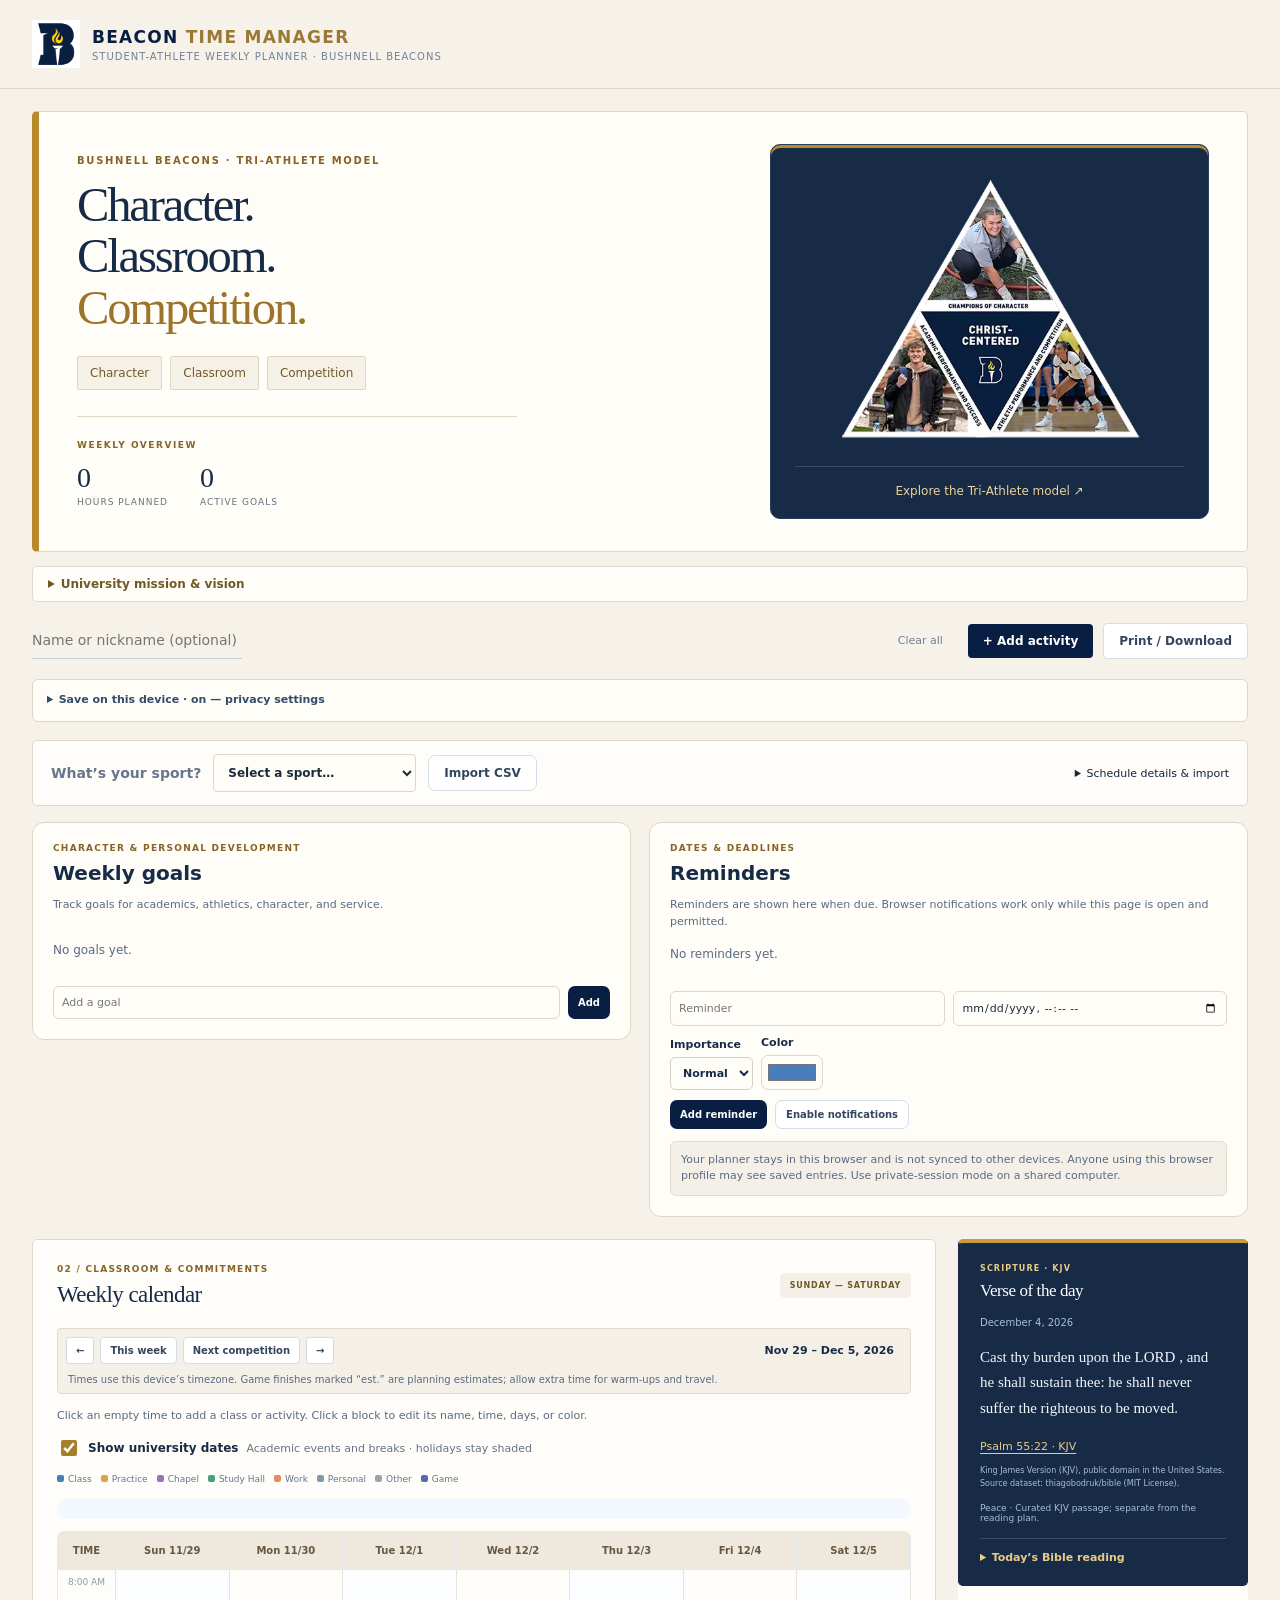
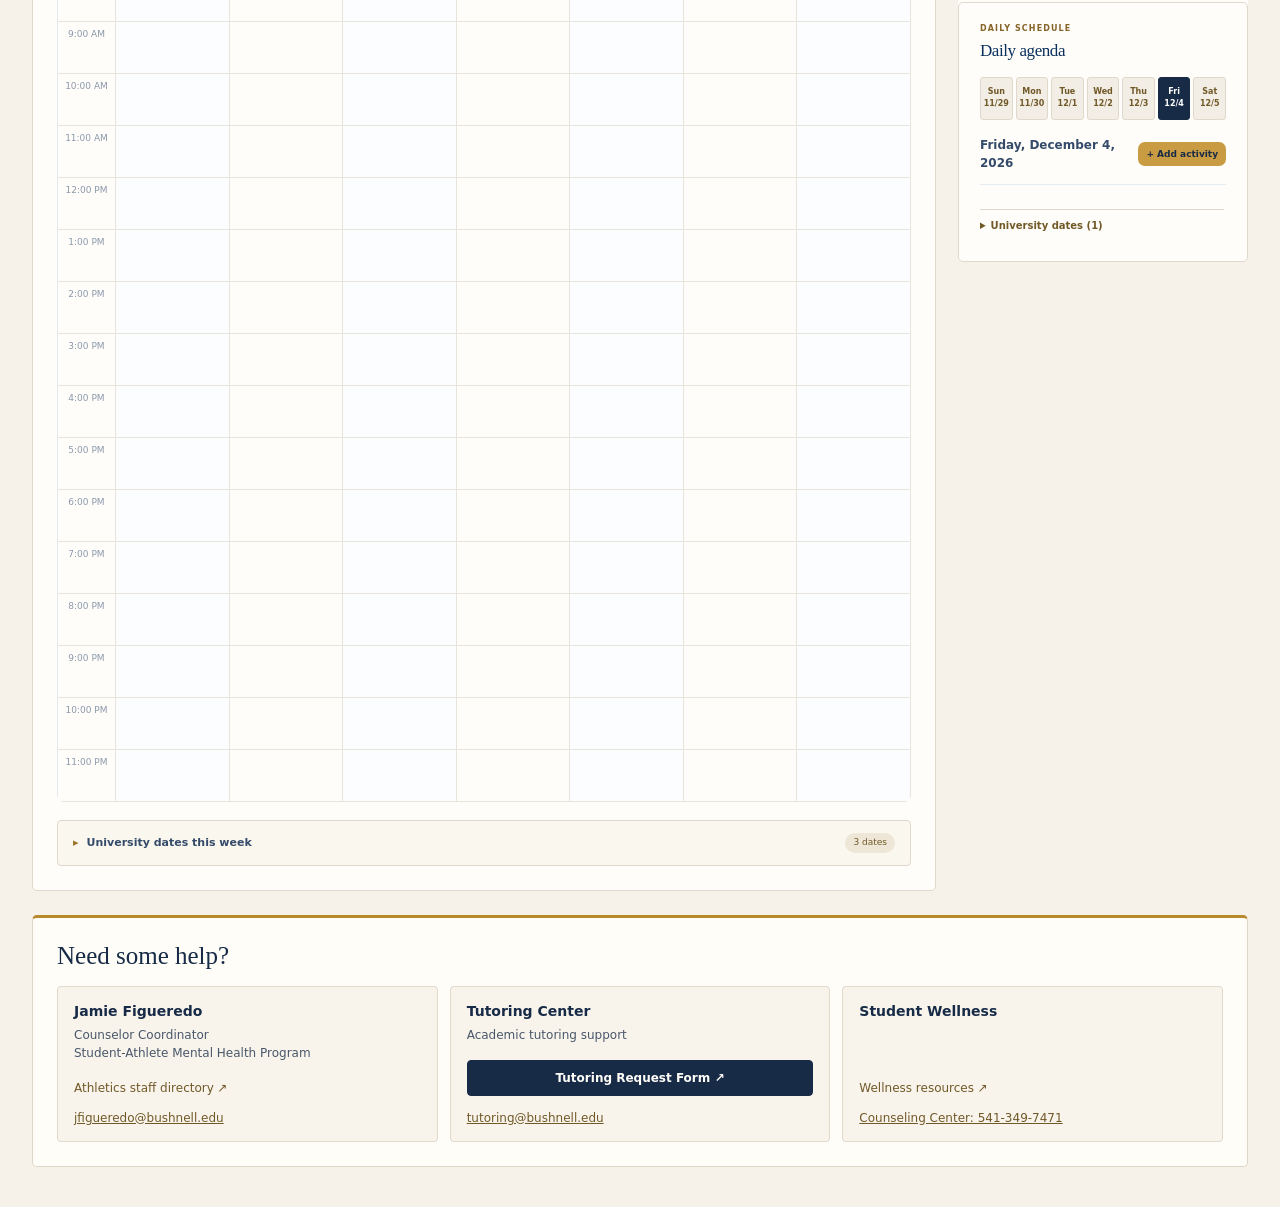
<file: beacon-planner/index.html>
<!doctype html><html lang="en"><head><meta charset="utf-8"><meta name="viewport" content="width=device-width,initial-scale=1"><title>Beacon | Student-Athlete Planner</title><style>
:root{--navy:#081e42;--gold:#f6c642;--sky:#87c5f4;--bg:#f0f7fc;--line:#d2e3f1;--text:#10284a}*{box-sizing:border-box}body{margin:0;font:14px system-ui,-apple-system,Segoe UI,sans-serif;background:var(--bg);color:var(--text)}header{background:var(--navy);color:white;padding:19px 26px;display:flex;align-items:center;justify-content:space-between;gap:12px;flex-wrap:wrap}header h1{font-size:23px;margin:0}header small{color:#dce7f5}button,.button{border:0;border-radius:8px;background:var(--navy);color:white;padding:10px 14px;cursor:pointer;font-weight:650}button:hover{filter:brightness(1.13)}button.secondary{background:white;color:var(--navy);border:1px solid #cdd7e3}button.gold{background:var(--gold);color:#172942}.wrap{max-width:1450px;margin:auto;padding:20px}.toolbar{display:flex;gap:9px;flex-wrap:wrap;align-items:center;margin-bottom:15px}.toolbar .spacer{flex:1}.panel{background:white;border:1px solid var(--line);border-radius:12px;padding:17px;box-shadow:0 3px 14px #18304c0b}.layout{display:grid;grid-template-columns:minmax(0,1fr) 290px;gap:16px}h2{font-size:17px;margin:0 0 12px}h3{font-size:14px;margin:16px 0 8px}.sub{color:#627186;font-size:12px}.calendar-wrap{overflow-x:auto}.calendar{display:grid;grid-template-columns:65px repeat(7,minmax(105px,1fr));min-width:830px;border-top:1px solid var(--line);border-left:1px solid var(--line);position:relative}.dayhead,.timehead{height:38px;background:#dceefd;display:flex;align-items:center;justify-content:center;font-weight:700;border-right:1px solid var(--line);border-bottom:1px solid var(--line)}.timecell{height:52px;font-size:11px;text-align:center;padding-top:5px;color:#63728a;border-right:1px solid var(--line);border-bottom:1px solid var(--line)}.slot{height:52px;position:relative;border-right:1px solid var(--line);border-bottom:1px solid var(--line);cursor:pointer}.slot:hover{background:#e1f2ff}.event{position:absolute;left:2px;right:2px;top:2px;border-radius:5px;padding:4px 5px;overflow:hidden;z-index:2;border-left:3px solid #34495e;font-size:11px;line-height:1.3;cursor:pointer;box-shadow:0 1px 4px #0002}.event strong{display:block;white-space:nowrap;overflow:hidden;text-overflow:ellipsis}.event span{font-size:10px}.legend{display:flex;gap:12px;flex-wrap:wrap;margin:12px 0}.dot{display:inline-block;width:10px;height:10px;border-radius:3px;margin-right:5px}.metric{display:flex;justify-content:space-between;padding:7px 0;border-bottom:1px solid #eef1f5}.bar{height:8px;background:#e8edf4;border-radius:9px;overflow:hidden;margin-top:4px}.bar>div{height:100%}.goal{display:flex;gap:8px;align-items:center;margin:9px 0}.goal label{flex:1}.goal.done label{text-decoration:line-through;color:#8894a3}.goal button{padding:3px 8px;background:#e8eef5;color:#26364d}.entry{display:flex;gap:7px;margin-top:10px}.entry input{min-width:0;flex:1}input,select,textarea{border:1px solid #cbd5e1;border-radius:7px;padding:9px;background:white;color:#1c2b3b;font:inherit}input[type=checkbox]{width:16px;height:16px}.hint{background:#f7f0df;border-radius:8px;padding:10px;color:#6a5223;font-size:12px;margin-top:10px}.modal{position:fixed;inset:0;background:#10213999;display:none;align-items:center;justify-content:center;z-index:20;padding:15px}.modal.show{display:flex}.dialog{background:white;border-radius:14px;padding:22px;width:min(490px,100%);max-height:92vh;overflow:auto}.fields{display:grid;grid-template-columns:1fr 1fr;gap:10px}.fields label{display:flex;flex-direction:column;gap:4px;font-weight:600;font-size:12px}.fields .full{grid-column:1/-1}.days{display:flex;gap:6px;flex-wrap:wrap}.days label{background:#edf2f7;padding:7px;border-radius:6px;font-size:12px}.actions{display:flex;gap:8px;justify-content:flex-end;margin-top:17px}.error{color:#b42318;font-size:12px;min-height:16px}.notice{margin:10px 0;font-size:12px;color:#8a5b0b}.sidebar section+section{border-top:1px solid var(--line);margin-top:17px;padding-top:17px}@media(max-width:1000px){.layout{grid-template-columns:1fr}.sidebar{display:grid;grid-template-columns:repeat(auto-fit,minmax(250px,1fr));gap:16px}.sidebar section+section{border:0;margin:0;padding:0}}@media print{@page{size:landscape;margin:7mm}body{background:white;font-size:10px}header{padding:7px 12px;print-color-adjust:exact;-webkit-print-color-adjust:exact}header h1{font-size:16px}.wrap{padding:5px}.toolbar,.sidebar,.notice,.hint,.sub,.no-print{display:none!important}.layout{display:block}.panel{border:0;padding:0;box-shadow:none}.calendar{min-width:0;grid-template-columns:45px repeat(7,minmax(0,1fr))}.dayhead,.timehead{height:24px}.timecell,.slot{height:31px}.timecell{font-size:8px}.event{font-size:8px;padding:1px 3px;print-color-adjust:exact;-webkit-print-color-adjust:exact}.event span{font-size:7px}.legend{font-size:9px;margin:5px 0}h2{font-size:12px;margin:5px 0}}
header{border-bottom:4px solid var(--sky)}.brand{display:flex;align-items:center;gap:14px}.brand-logo{height:62px;width:62px;object-fit:contain;background:white;border-radius:12px;padding:5px}header small{color:#cce8ff}button.gold{background:var(--gold);color:var(--navy)}.panel{border-top:3px solid var(--sky)}@media print{.brand-logo{height:34px;width:34px;padding:2px}.panel{border-top:0}}

.sport-panel{background:#fff;border:1px solid var(--line);border-radius:12px;padding:14px 17px;margin-bottom:15px;display:flex;align-items:center;gap:10px;flex-wrap:wrap}.sport-panel label{font-weight:700}.sport-panel .detail{font-size:12px;color:#52657c;flex-basis:100%}.sport-panel a{color:var(--navy);font-weight:650}.sport-panel input[type=file]{max-width:240px}.sport-panel .status{font-size:12px;color:#315f50}.sport-panel select{max-width:245px}.official-list{font-size:12px;color:#52657c;margin-top:6px}@media print{.sport-panel{display:none!important}}

/* Refreshed Beacon dashboard */
body{background:linear-gradient(135deg,#e8f4fd 0%,#f7faff 55%,#f5f8fc 100%)}header{padding:21px max(24px,calc((100vw - 1450px)/2));box-shadow:0 8px 28px #071c3a24}header h1{font-size:26px;letter-spacing:.055em}.brand-logo{width:70px;height:70px}.wrap{padding-top:24px}.panel,.sport-panel{border:1px solid #dbe9f4;border-radius:19px;box-shadow:0 10px 30px #18304c0c}.panel{border-top:0}.sport-panel{padding:20px 24px;background:linear-gradient(105deg,#fff,#eff8ff)}.sport-panel select{min-width:235px;border:2px solid #8ac8ee}.sport-panel .detail{line-height:1.5}.toolbar{background:white;padding:13px 16px;border-radius:16px;border:1px solid #dbe9f4;box-shadow:0 5px 15px #18304c08}.toolbar input{min-width:200px}button{border-radius:10px;transition:transform .15s,box-shadow .15s}button:hover{transform:translateY(-1px);box-shadow:0 5px 12px #0a244c22}.dayhead{background:#d6eeff;color:#08264b}.dayhead.today{background:#0d3c6c;color:#fff}.slot:nth-child(even){background:#fbfdff}.event{border-radius:7px;box-shadow:0 2px 5px #0b26462b}.calendar{border-radius:8px;overflow:hidden}.hero{display:flex;justify-content:space-between;gap:18px;align-items:center;margin-bottom:16px;padding:18px 22px;border-radius:18px;background:linear-gradient(100deg,#0b2850,#13558a);color:#fff}.hero h2{font-size:21px;margin:0 0 4px}.hero p{margin:0;color:#cfe8fc}.hero .hero-badge{padding:10px 14px;border:1px solid #ffffff55;border-radius:12px;color:#ffe48b;font-weight:700}.weeknav{display:flex;align-items:center;gap:8px;flex-wrap:wrap;margin:0 0 13px}.weeknav strong{margin:0 8px}.weeknav button{padding:7px 11px}.official-event{background:#dceafb!important;color:#09254a!important;border-left-color:#e4ae27!important}.official-list{background:#f2f8fd;padding:10px 13px;border-radius:10px;margin-bottom:10px}.sport-status{font-weight:600}.sidebar h2{color:#0a315d}.status{font-weight:600}.weeknote{font-size:12px;color:#617a91}.sport-panel .sync-btn{background:#f6c642;color:#0a2449}.sport-panel .detail{flex-basis:100%}@media(max-width:700px){header{padding:14px}.brand-logo{width:48px;height:48px}header h1{font-size:17px}.wrap{padding:12px}.hero{padding:15px}.hero h2{font-size:17px}.hero-badge{display:none}.sport-panel{padding:15px}.toolbar{padding:10px}}@media print{.hero,.weeknav{display:none!important}.sport-panel{display:none!important}.event{box-shadow:none}.official-event{print-color-adjust:exact;-webkit-print-color-adjust:exact}}

/* Screen and paper use the same event-position scale. */
:root{--hour-height:52px}.slot,.timecell{height:var(--hour-height)}
.calendar-notes:empty{display:none}.calendar-notes{display:flex;flex-wrap:wrap;gap:12px;padding:10px 0;font-size:12px}.calendar-notes>div{border-left:3px solid var(--sky);padding-left:8px}
.dayhead{font-size:12px}.calendar-wrap:focus-visible,button:focus-visible,.slot:focus-visible,.event:focus-visible{outline:3px solid #936900;outline-offset:2px}.panel,.sidebar section{min-width:0}.entry{flex-wrap:wrap}.entry input{width:100px}.event{line-height:1.2}.weeknav{flex-wrap:wrap}
@media(max-width:700px){.brand{min-width:0;gap:8px}header h1{font-size:15px;letter-spacing:.015em}.brand small{font-size:10px}.sport-panel select{min-width:0;width:100%;max-width:none}.sport-panel input[type=file]{max-width:100%;width:100%}.toolbar input{min-width:0;width:100%}.sidebar{display:block}.sidebar section+section{margin-top:20px}.weeknote{flex-basis:100%}.calendar-wrap{max-width:100%}}
@media print{@page{size:letter landscape;margin:7mm}:root{--hour-height:25px}body{background:white;font-size:9px}header{padding:5px 8px;box-shadow:none}header h1{font-size:16px;letter-spacing:0}.brand-logo{width:32px;height:32px}.wrap{max-width:none;padding:4px 0}.panel{border:0;border-radius:0;padding:0;box-shadow:none}.calendar-wrap{overflow:visible}.calendar{min-width:0;width:100%;grid-template-columns:42px repeat(7,minmax(0,1fr))}.dayhead,.timehead{height:22px}.slot,.timecell{height:var(--hour-height)}.event{font-size:7px;padding:1px 2px;border-left-width:2px;box-shadow:none}.event span{font-size:6px}.event strong{white-space:normal;overflow:visible;text-overflow:clip;font-size:6.5px}.legend{margin:4px 0;font-size:8px;gap:9px}.official-list{display:none}.calendar-notes{font-size:8px;padding:3px 0;gap:8px}.weeknav{display:flex!important;margin:3px 0;font-size:9px}.weeknav button,.weeknote{display:none!important}.layout{display:block}header,.calendar,.event{print-color-adjust:exact;-webkit-print-color-adjust:exact}h2{font-size:12px;margin:3px 0}.calendar{break-inside:avoid}}

/* Beacon visual system: athletic typography, clear cards, restrained gold. */
@media screen{
:root{--navy:#081e42;--gold:#f6c642;--sky:#87c5f4;--bg:#edf1f5;--line:#dce3eb;--text:#14253f}
body{background:var(--bg);font-family:Inter,"Segoe UI",system-ui,sans-serif;color:var(--text)}
header{max-width:1510px;margin:auto;padding:20px 32px;background:transparent;color:var(--navy);border:0;box-shadow:none}
.brand{gap:12px}.brand-logo{width:48px;height:48px;border-radius:0;background:transparent;padding:0}.brand h1{font-size:17px;font-weight:850;letter-spacing:.075em}.brand h1 span:first-child{color:var(--navy)!important}.brand h1 span:last-child{color:#586679!important}.brand small{display:block;color:#718095;font-size:10px;letter-spacing:.1em;text-transform:uppercase;margin-top:4px}
#studentLabel:not(:empty){font-size:12px;font-weight:650;background:white;border:1px solid var(--line);padding:9px 15px;border-radius:100px}
.wrap{max-width:1510px;padding:0 32px 40px}.hero{position:relative;isolation:isolate;overflow:hidden;border-radius:18px;background:var(--navy);color:white;min-height:254px;padding:35px 40px;display:flex;align-items:center;justify-content:space-between;gap:35px;box-shadow:none;margin-bottom:22px}
.hero:before{content:"";position:absolute;inset:0;z-index:-1;background:linear-gradient(112deg,transparent 50%,#123c68 100%)}
.hero:after{content:"";position:absolute;right:22%;top:-30px;width:320px;height:320px;background:url(assets/beacon-b.png) center/contain no-repeat;opacity:.035;z-index:-1}
.eyebrow{font-size:10px;font-weight:750;letter-spacing:.17em;color:var(--sky)}.hero h2{font-size:52px;line-height:1.02;font-weight:850;letter-spacing:-.055em;margin:14px 0 12px}.hero h2 span{color:var(--gold)}.hero p{font-size:13px;line-height:1.7;color:#bfccde;margin:0;max-width:370px}
.hero-summary{align-self:center;min-width:280px;border-left:1px solid #ffffff24;padding-left:34px}.hero-metrics{display:flex;gap:48px;margin:18px 0}.hero-metrics strong{display:block;font-size:46px;font-weight:750;letter-spacing:-.055em;line-height:1.05}.hero-metrics span{font-size:9px;letter-spacing:.11em;color:#bfccde}.hero-foot{font-size:11px;color:#a9bbd2}
.toolbar{padding:0;margin:0 0 20px;border:0;background:transparent;box-shadow:none;border-radius:0;gap:10px}.toolbar input{background:transparent;border:0;border-bottom:1px solid #c3cedc;border-radius:0;padding:10px 0;min-width:210px}.toolbar #add{order:2}.toolbar #print{order:3}.toolbar #reset{background:transparent;border:0;color:#718095;font-weight:500;font-size:11px}button{font:inherit;font-size:12px;font-weight:700;padding:10px 15px;border-radius:7px;box-shadow:none;transition:background .15s,transform .15s}button:hover{filter:brightness(1.04);transform:translateY(-1px)}button.gold{background:var(--navy);color:white}button.secondary{background:white;border:1px solid #d4dde8;color:#34465e}
.sport-panel{background:white;border:1px solid var(--line);border-radius:12px;box-shadow:none;padding:21px 24px;gap:11px;margin-bottom:22px}.sport-heading{margin-right:auto;min-width:270px}.section-index{display:block;font-size:9px;letter-spacing:.14em;font-weight:750;color:#66768c;margin-bottom:8px}.sport-heading h2{font-size:17px;letter-spacing:-.025em;margin:0}.sport-panel>label{font-size:11px;color:#66768c}.sport-panel select{min-width:185px;max-width:225px;border:1px solid #c9d5e3;background:#f8fafc;font-size:12px;font-weight:650;padding:10px}.sport-panel a{font-size:11px;color:#455d7a;text-underline-offset:3px}.sport-panel .sync-btn{background:var(--gold);color:var(--navy)}.sport-panel input[type=file]{font-size:10px;padding:7px;background:#f8fafc;border-color:var(--line);max-width:200px}.sport-panel .detail{font-size:11px;color:#7a8799;border-top:1px solid #edf0f5;padding-top:12px;margin-top:2px}.sport-panel .status{flex-basis:100%;font-size:11px;color:#405d76;line-height:1.6}
.layout{grid-template-columns:minmax(0,1fr) 290px;gap:22px;align-items:start}.panel{background:white;border:1px solid var(--line);border-radius:12px;padding:24px;box-shadow:none}.section-heading{display:flex;justify-content:space-between;align-items:center;gap:10px;margin-bottom:20px}.section-heading h2{font-size:23px;letter-spacing:-.04em;margin:0}.section-pill{font-size:8px;letter-spacing:.1em;font-weight:700;background:#f1f5fa;color:#66768c;padding:8px 10px;border-radius:5px;white-space:nowrap}.weeknav{background:#f5f7fa;border:1px solid #e8edf3;border-radius:8px;padding:8px;gap:6px;margin:0 0 13px}.weeknav button{padding:7px 9px;font-size:10px}.weeknav strong{font-size:11px;margin-left:auto}.weeknote{flex-basis:100%;font-size:10px;color:#7a8799;padding:4px 2px 0}.sub{font-size:11px;color:#7a8799;line-height:1.6}.legend{gap:9px;font-size:9px;color:#66768c;margin:15px 0}.dot{height:7px;width:7px;border-radius:2px;margin-right:4px}.calendar{min-width:790px;grid-template-columns:58px repeat(7,minmax(100px,1fr));border-color:#e3e9f1;border-radius:7px;overflow:hidden}.calendar-wrap{border-radius:7px}.dayhead,.timehead{height:38px;background:#f0f5fa;color:#405571;border-color:#e3e9f1;font-size:10px;font-weight:700}.timecell,.slot{border-color:#e9eef4}.timecell{color:#8a98ab;font-size:9px;padding-top:7px}.slot:hover{background:#f2f8ff}.event{border-radius:4px;font-size:10px;box-shadow:none}.event span{font-size:8px}.official-event{background:#e4f1fc!important;color:#123454!important;border-left:3px solid #2d709d!important}.official-list{font-size:10px;margin-bottom:12px}.official-list details{background:#f5f8fc;border-radius:6px;padding:9px 11px}.official-list summary{cursor:pointer;font-weight:600}.calendar-notes{font-size:10px;background:#fffbef;border-radius:6px;padding:10px;margin-bottom:10px}
.sidebar{background:transparent;border:0;padding:0;display:flex;flex-direction:column;gap:16px}.sidebar section{width:100%;background:white;border:1px solid var(--line);border-radius:12px;padding:21px}.sidebar section+section{border:1px solid var(--line);margin:0;padding:21px}.sidebar h2{font-size:17px;letter-spacing:-.03em;margin:0 0 12px}.sidebar .section-index{font-size:8px}.metric{font-size:11px;padding:9px 0;border:0}.metric strong{font-size:11px}.bar{height:4px;border-radius:3px;background:#eff2f6}.sidebar h3{font-size:11px;color:#66768c;border-top:1px solid #edf1f5;padding-top:13px;margin-top:15px}.entry{gap:6px}.entry input{padding:9px 8px;font-size:11px;border-color:#dae2ec;border-radius:6px;background:#fbfcfe}.entry button{font-size:10px;padding:8px 10px}.goal{font-size:11px;line-height:1.5}.goal button{background:#f1f4f8;font-size:12px;color:#718095}.goal small{font-size:10px;color:#718095}.hint{background:#f5f7fa;border:1px solid #e9edf3;color:#7a8799;font-size:10px;line-height:1.65;border-radius:6px;padding:10px}.empty-state{color:#8c99aa;font-size:11px;line-height:1.7;padding:14px 0 16px}.empty-state>span{display:block;width:30px;height:30px;font-size:22px;line-height:30px;color:#9aacc3;margin-bottom:7px}.dialog{border-radius:14px;box-shadow:0 25px 90px #0003}.dialog h2{font-size:23px;letter-spacing:-.03em}.fields{margin-top:20px}.fields input,.fields select{font-size:13px}.fields label{font-size:11px}.modal{backdrop-filter:blur(4px)}
@media(max-width:1100px){.layout{grid-template-columns:minmax(0,1fr) 260px;gap:16px}.panel{padding:18px}.hero{padding:30px}.hero h2{font-size:46px}.sport-heading{flex-basis:100%;margin-bottom:8px}.section-pill{display:none}.wrap{padding:0 20px 30px}header{padding:18px 20px}.hero-summary{min-width:230px}.hero-metrics{gap:30px}}
@media(max-width:850px){.layout{grid-template-columns:1fr}.sidebar{display:grid;grid-template-columns:repeat(2,minmax(0,1fr))}.sidebar section:last-child{grid-column:1/-1}.hero-summary{min-width:195px;padding-left:25px}.hero-metrics{gap:25px}.hero-metrics strong{font-size:38px}.hero h2{font-size:42px}.hero-foot{max-width:160px}.sport-panel select{max-width:none}.section-pill{display:block}}
@media(max-width:600px){header{padding:16px}.brand h1{font-size:12px;letter-spacing:.05em}.brand small{font-size:8px;letter-spacing:.04em}.brand-logo{height:38px;width:38px}.brand{gap:8px}#studentLabel:not(:empty){font-size:10px;padding:6px 10px}.wrap{padding:0 12px 24px}.hero{padding:25px 23px;gap:25px;display:block;border-radius:12px;margin-bottom:18px;min-height:0}.hero h2{font-size:43px;margin:12px 0}.hero p{font-size:11px;max-width:260px}.hero-summary{border-left:0;border-top:1px solid #ffffff20;padding:18px 0 0;margin-top:23px;display:flex;justify-content:space-between;align-items:center;gap:15px}.hero-summary>.eyebrow,.hero-foot{display:none}.hero-metrics{margin:0;gap:35px}.hero-metrics strong{font-size:29px}.hero-metrics>div{display:flex;align-items:center;gap:10px}.hero-metrics span{font-size:7px;max-width:48px;line-height:1.5}.toolbar{gap:8px;margin-bottom:17px}.toolbar input{width:100%;flex-basis:100%;font-size:12px}.toolbar .spacer{display:none}.toolbar #reset{margin-left:auto;order:4}.toolbar button{font-size:11px;padding:10px 13px}.sport-panel{padding:18px;gap:10px;border-radius:10px;margin-bottom:17px}.sport-heading{min-width:0}.sport-heading h2{font-size:19px}.sport-panel>label[for=sport]{flex-basis:100%}.sport-panel select{width:100%;max-width:none;font-size:13px}.sport-panel .sync-btn{order:0}.sport-panel input[type=file]{max-width:100%;width:100%;font-size:11px}.sport-panel a{flex-basis:100%;font-size:11px}.sport-panel .detail{font-size:10px}.sport-panel .status{font-size:10px}.layout{gap:17px}.panel{padding:17px;border-radius:10px}.section-heading{margin-bottom:15px}.section-heading h2{font-size:21px}.section-pill{display:none}.section-index{font-size:8px}.weeknav{gap:5px}.weeknav strong{flex-basis:100%;margin:7px 3px 2px}.weeknav button{font-size:10px;padding:7px 8px}.legend{font-size:8px;gap:8px}.calendar{min-width:750px}.sidebar{display:flex;gap:14px}.sidebar section,.sidebar section+section{padding:20px}.empty-state{padding:8px 0 12px}.hero:after{right:-10px;top:-25px;font-size:300px}}
}
@media print{.hero-summary,.section-index,.section-pill,.sport-heading{display:none!important}.section-heading{margin:0}.section-heading h2{font-size:12px;margin:4px 0}.sidebar{display:none!important}.hero{display:none!important}}
input[type=color]{width:100%;height:40px;padding:4px;cursor:pointer;border:1px solid #cbd5e1;border-radius:7px}.fields label:has(input[type=color]){justify-content:space-between}@media screen{.sub,.sport-panel .detail,.hint,.empty-state,.weeknote{color:#596b82}.sport-panel .detail{font-size:11px;line-height:1.65}.empty-state{font-size:12px}.section-index{color:#596b82}}
@media screen{.tri-athlete-values{display:flex;flex-wrap:wrap;gap:8px;margin-top:18px}.tri-athlete-values a{border:1px solid #ffffff38;border-radius:5px;padding:6px 10px;color:#d9eafa;text-decoration:none;font-size:11px}.tri-athlete-values a:hover{background:#ffffff12;border-color:var(--sky)}.hero-foot{display:flex;flex-direction:column;gap:9px}.hero-foot a{font-size:11px;color:#bfccde;text-decoration:underline;text-underline-offset:3px}.goals-context{margin:0 0 12px}.hero p{max-width:390px}@media(max-width:600px){.hero h2{font-size:43px}.hero p{font-size:12px;max-width:290px}.tri-athlete-values{gap:6px;margin-top:14px}.tri-athlete-values a{font-size:10px;padding:6px 8px}.hero-summary{flex-wrap:wrap}.hero-foot{display:flex;flex-direction:row;max-width:none;flex-basis:100%;gap:18px}.hero-foot a{font-size:10px}}}
@media print{.tri-athlete-values,.goals-context{display:none!important}}
@media screen{.hero-summary{flex:0 1 320px;max-width:340px}.hero .university-vision{font-size:11px;line-height:1.65;color:#bfccde;margin:0 0 16px;max-width:100%}.university-vision strong{display:block;font-size:10px;letter-spacing:.08em;text-transform:uppercase;color:#d9eafa;margin-bottom:5px}@media(max-width:600px){.hero-summary{max-width:none}.hero .university-vision{flex-basis:100%;font-size:11px;margin:0}.hero-foot{padding-top:0}}}</style><link rel="stylesheet" href="planner-views.css"><link rel="stylesheet" href="theme.css"></head><body data-planner-view="dashboard"><header><div class="brand"><img class="brand-logo" src="assets/beacon-b.png" alt="Bushnell Beacons B torch logo"><div><h1><span style="color:var(--sky)">BEACON</span> <span style="color:var(--gold)">TIME MANAGER</span></h1><small>Student-Athlete Weekly Planner · Bushnell Beacons</small></div></div><div id="studentLabel"></div></header><main class="wrap"><div class="hero"><div class="hero-copy"><div class="eyebrow">BUSHNELL BEACONS · TRI-ATHLETE MODEL</div><h2>Character.<br>Classroom.<br><span>Competition.</span></h2><div class="tri-athlete-values" aria-label="Bushnell Tri-Athlete model"><a href="https://bushnellbeacons.com/sports/2020/7/1/beacons-of-character.aspx" target="_blank" rel="noopener">Character</a><a href="https://bushnellbeacons.com/sports/2020/6/19/beacons-in-the-classroom.aspx" target="_blank" rel="noopener">Classroom</a><a href="https://bushnellbeacons.com/sports/2020/6/19/beacons-in-competition.aspx" target="_blank" rel="noopener">Competition</a></div><div class="hero-summary"><span class="eyebrow">WEEKLY OVERVIEW</span><div class="hero-metrics"><div><strong id="heroHours">0</strong><span>HOURS PLANNED</span></div><div><strong id="heroGoals">0</strong><span>ACTIVE GOALS</span></div></div></div></div><figure class="tri-athlete-graphic"><img src="assets/tri-athlete-model.png" width="459" height="426" alt="Bushnell Christ-centered Tri-Athlete model: champions of character, academic performance and success, and athletic performance and competition."><figcaption><a href="https://bushnellbeacons.com/sports/growth" target="_blank" rel="noopener noreferrer">Explore the Tri-Athlete model ↗</a></figcaption></figure></div><details class="university-context no-print"><summary>University mission &amp; vision</summary><p><strong>Mission:</strong> Bushnell University fosters wisdom, faith, and service through excellent academic programs within a Christ-centered community.</p><p><strong>Vision:</strong> Bushnell University aspires to be characterized by its commitment to equip students to discover and answer God’s call in their lives.</p><a href="https://bushnell.edu/about/mission-vision/" target="_blank" rel="noopener noreferrer">University mission &amp; vision ↗</a></details><div class="toolbar"><input id="student" placeholder="Name or nickname (optional)" aria-label="Name or nickname (optional)"><button class="gold" id="add">+ Add activity</button><button class="secondary" id="print">Print / Download</button><span class="spacer"></span><button class="secondary" id="reset">Clear all</button></div><div class="sport-panel no-print"><label for="sport" class="sport-question">What’s your sport?</label><select id="sport"><option value="">Select a sport…</option></select><button id="importCSV" class="secondary" type="button">Import CSV</button><input id="csvScheduleFile" type="file" hidden><details class="sport-options"><summary>Schedule details &amp; import</summary><div class="sport-options-content"><p id="sportDurationNote" class="detail"></p><a id="sportSchedule" href="https://bushnellbeacons.com/" target="_blank" rel="noopener">View official schedule ↗</a><button id="syncSport" class="sync-btn">Load saved schedule</button><label for="sportCalendarFile">Import schedule (.ics or .csv)</label><label for="csvYear">CSV year if missing</label><input id="csvYear" type="number" min="1900" max="2200" value="2026" style="width:85px"><input type="file" id="sportCalendarFile" accept=".ics,.csv,text/calendar,text/csv"><div class="detail">Choose a sport to add its saved official season schedule. Schedules do not refresh automatically; check the last-updated date and confirm changes with athletics. Games without a published time are marked TBA.</div><div id="sportStatus" class="status" role="status"></div></div></details></div><div class="layout"><div class="panel"><div class="section-heading"><div><span class="section-index">02 / CLASSROOM &amp; COMMITMENTS</span><h2>Weekly calendar</h2></div><span class="section-pill">SUNDAY — SATURDAY</span></div><div class="weeknav"><button class="secondary" id="prevWeek" aria-label="Previous week">←</button><button class="secondary" id="currentWeek">This week</button><button class="secondary" id="nextCompetition">Next competition</button><button class="secondary" id="nextWeek" aria-label="Next week">→</button><strong id="weekLabel"></strong><span class="weeknote">Times use this device’s timezone. Game finishes marked “est.” are planning estimates; allow extra time for warm-ups and travel.</span></div><div class="sub">Click an empty time to add a class or activity. Click a block to edit its name, time, days, or color.</div><label class="academic-toggle no-print"><input type="checkbox" id="showAcademic" checked> Show university dates <small>Academic events and breaks · holidays stay shaded</small></label><div class="legend" id="legend"></div><div class="official-list" id="datedList"></div><div class="calendar-notes" id="calendarNotes"></div><div class="calendar-wrap" tabindex="0" role="region" aria-label="Weekly calendar, scroll horizontally on small screens"><div class="calendar" id="calendar"></div></div><p class="notice" id="reminderNotice"></p></div><aside class="panel sidebar"><section class="dashboard-agenda-card" id="dashboardAgendaCard"><span class="section-index">DAILY SCHEDULE</span><h2>Daily agenda</h2></section><div id="hoursSummaryCard" hidden><div id="stats"></div><h3 id="total"></h3></div><section><span class="section-index">CHARACTER &amp; PERSONAL DEVELOPMENT</span><h2>Weekly goals</h2><p class="sub goals-context">Track goals for academics, athletics, character, and service.</p><div id="goals"></div><div class="entry"><input id="goalInput" placeholder="Add a goal"><button id="addGoal">Add</button></div></section><section><span class="section-index">DATES &amp; DEADLINES</span><h2>Reminders</h2><div class="sub">Reminders are shown here when due. Browser notifications work only while this page is open and permitted.</div><div id="reminders"></div><div class="entry"><input id="reminderText" placeholder="Reminder"><input type="datetime-local" id="reminderAt" aria-label="Reminder date and time"></div><div class="entry reminder-options"><label>Importance<select id="reminderPriority"><option value="low">Low</option><option value="normal" selected>Normal</option><option value="high">High</option></select></label><label>Color<input id="reminderColor" type="color" value="#477dbb" aria-label="Reminder color"></label></div><div class="entry"><button id="addReminder">Add reminder</button><button id="cancelReminderEdit" class="secondary" hidden>Cancel edit</button><button class="secondary" id="notify">Enable notifications</button></div><div class="hint">Your planner stays in this browser and is not synced to other devices. Anyone using this browser profile may see saved entries. Use private-session mode on a shared computer.</div></section></aside></div><section class="help-box no-print" aria-labelledby="helpHeading"><h2 id="helpHeading">Need some help?</h2><div class="help-links"><article class="help-contact"><a href="https://bushnellbeacons.com/staff-directory/jamie-figueredo/337" target="_blank" rel="noopener noreferrer"><strong>Jamie Figueredo</strong><span class="help-title">Counselor Coordinator<br>Student-Athlete Mental Health Program</span><span>Athletics staff directory ↗</span></a><a class="help-direct" href="mailto:jfigueredo@bushnell.edu">jfigueredo@bushnell.edu</a></article><article class="help-contact tutoring-contact"><div class="help-contact-heading"><strong>Tutoring Center</strong><span class="help-title">Academic tutoring support</span></div><a class="tutoring-request" href="https://my.bushnell.edu/ICS/Campus_Life/Tutoring.jnz" target="_blank" rel="noopener noreferrer">Tutoring Request Form ↗</a><a class="help-direct" href="mailto:tutoring@bushnell.edu">tutoring@bushnell.edu</a></article><article class="help-contact"><a href="https://bushnell.edu/student-life/wellness/" target="_blank" rel="noopener noreferrer"><strong>Student Wellness</strong><span>Wellness resources ↗</span></a><a class="help-direct" href="tel:+15413497471">Counseling Center: 541-349-7471</a></article></div></section></main><div class="modal" id="modal" role="dialog" aria-modal="true" aria-labelledby="modalTitle"><div class="dialog"><h2 id="modalTitle">Add activity</h2><div class="fields"><label class="full">Class or activity name<input id="evName" placeholder="e.g., Biology 101"></label><label>Category<select id="evCat"></select></label><label>Block color<input id="evColor" type="color" value="#477dbb" aria-label="Activity block color"></label><label>Start time<select id="evStart"></select></label><label>End time<select id="evEnd"></select></label><div class="full"><strong style="font-size:12px">Repeat on</strong><div class="days" id="dayChoices"></div></div></div><div class="error" id="err"></div><div class="actions"><button class="secondary" id="deleteEvent" style="margin-right:auto">Delete</button><button class="secondary" id="cancel">Cancel</button><button id="saveEvent">Save activity</button></div></div></div><script src="vendor/jspdf.umd.min.js"></script><script src="privacy-storage.js"></script><script src="calendar-import.js"></script><script src="csv-import.js"></script><script src="sports-events.js"></script><script src="academic-calendar.js"></script><script src="bible-verses.js"></script><script src="schedule-pdf.js"></script><script>
(()=>{'use strict';const KEY='beacon-planner-v1';const days=['Sun','Mon','Tue','Wed','Thu','Fri','Sat'];const cats={Class:'#477dbb',Practice:'#d8a73d',Chapel:'#9a72ba','Study Hall':'#4a9e82',Work:'#e68a65',Personal:'#7f9aaa',Other:'#9ca3af',Game:'#5b69b5'};let state={student:'',sport:'',showAcademic:true,events:[],datedEvents:[],goals:[],reminders:[]};let weekStart=startOfWeek(new Date());function startOfWeek(d){const x=new Date(d.getFullYear(),d.getMonth(),d.getDate());x.setDate(x.getDate()-x.getDay());return x}function dayDate(day){const x=new Date(weekStart);x.setDate(x.getDate()+day);return x}function dateKey(d){return d.getFullYear()+'-'+String(d.getMonth()+1).padStart(2,'0')+'-'+String(d.getDate()).padStart(2,'0')}function academicKind(date){const kind=window.BeaconAcademic.kind(date);return kind==='holiday'||state.showAcademic!==false?kind:''}function localMinutes(d){return d.getHours()*60+d.getMinutes()}function eventDate(e){return new Date(e.allDay?e.start+'T12:00:00':e.start)}function eventsForDay(d){const key=dateKey(dayDate(d));return window.BeaconSports.unique(state.datedEvents).filter(e=>e.sport===state.sport&&e.status!=='CANCELLED'&&(e.allDay?e.start<=key&&key<(e.end||e.start+'~'):dateKey(eventDate(e))===key))}function weekShift(n){weekStart.setDate(weekStart.getDate()+7*n);render()} try{const saved=window.BeaconPrivacy.load();if(saved&&Array.isArray(saved.events)&&Array.isArray(saved.goals)&&Array.isArray(saved.reminders))state={...state,...saved}}catch{}if(!Array.isArray(state.datedEvents))state.datedEvents=[];if(state.sport==='volleyball'){state.sport='womens-volleyball';state.datedEvents.forEach(e=>{if(e.sport==='volleyball')e.sport='womens-volleyball'})}let editId=null;const $=id=>document.getElementById(id);const persist=()=>{window.BeaconPrivacy.save(state)};const esc=s=>String(s).replace(/[&<>"']/g,c=>({'&':'&amp;','<':'&lt;','>':'&gt;','"':'&quot;',"'":'&#39;'}[c]));const time=m=>{m=m%1440;const h=Math.floor(m/60),mi=m%60;return `${h%12||12}:${String(mi).padStart(2,'0')} ${h<12?'AM':'PM'}`};const id=()=>Math.random().toString(36).slice(2)+Date.now();const eventColor=e=>/^#[0-9a-f]{6}$/i.test(e.color||'')?e.color:(cats[e.cat]||cats.Other);function colorText(color){const rgb=color.slice(1).match(/../g).map(x=>parseInt(x,16)/255).map(x=>x<=.04045?x/12.92:((x+.055)/1.055)**2.4);return rgb[0]*.2126+rgb[1]*.7152+rgb[2]*.0722>.179?'#000000':'#ffffff'}$('student').value=state.student;$('student').addEventListener('input',e=>{state.student=e.target.value;persist();$('studentLabel').textContent=state.student});$('studentLabel').textContent=state.student;for(const [cat,color] of Object.entries(cats)){$('legend').insertAdjacentHTML('beforeend',`<span><i class="dot" style="background:${color}"></i>${esc(cat)}</span>`);$('evCat').add(new Option(cat,cat))}for(let m=480;m<=1440;m+=30){$('evStart').add(new Option(time(m),m));$('evEnd').add(new Option(time(m),m))}function renderCalendar(){const cal=$('calendar');cal.innerHTML='<div class="timehead">TIME</div>'+days.map((d,i)=>`<div class="dayhead academic-${academicKind(dateKey(dayDate(i)))}">${d} ${dayDate(i).getMonth()+1}/${dayDate(i).getDate()}${academicKind(dateKey(dayDate(i)))?'<small>'+(academicKind(dateKey(dayDate(i)))==='holiday'?'Holiday':'University break')+'</small>':''}</div>`).join('');$('calendarNotes').innerHTML=days.map((day,d)=>{const items=eventsForDay(d).filter(e=>e.allDay||localMinutes(eventDate(e))<480);return items.length?'<div><strong>'+day+' '+esc(dayDate(d).toLocaleDateString())+'</strong>'+items.map(e=>'<div>'+esc(e.title)+' · '+(e.timeUnknown?esc(e.timeLabel||'Time TBA'):e.allDay?'All day':esc(eventDate(e).toLocaleTimeString([], {hour:'numeric',minute:'2-digit'})))+'</div>').join('')+'</div>':''}).join('');for(let h=8;h<24;h++){const row=document.createElement('div');row.className='timecell';row.textContent=time(h*60);cal.append(row);for(let d=0;d<7;d++){const slot=document.createElement('div');slot.className='slot academic-'+academicKind(dateKey(dayDate(d))); slot.dataset.day=d;slot.dataset.hour=h;slot.addEventListener('click',()=>openEditor(null,d,h*60));slot.tabIndex=0;slot.setAttribute('role','button');slot.setAttribute('aria-label','Add activity '+days[d]+' '+time(h*60));slot.addEventListener('keydown',event=>{if(event.target===slot&&(event.key==='Enter'||event.key===' ')){event.preventDefault();openEditor(null,d,h*60)}});const official=eventsForDay(d).filter(e=>!e.allDay&&localMinutes(eventDate(e))>=480).map(e=>{const start=localMinutes(eventDate(e));const timing=window.BeaconSports.timing(e),finish=timing.finish;const end=dateKey(finish)!==dateKey(eventDate(e))?1440:localMinutes(finish);return {id:e.key,name:e.title,cat:e.category||'Game',start,end,days:[d],official:true,estimated:timing.estimated,location:e.location,source:e.source,attendance:e.attendance,description:e.description}});const matches=window.BeaconSports.layout([...state.events.filter(e=>e.days.includes(d)).map(e=>({...e})),...official]).filter(e=>e.start>=h*60&&e.start<h*60+60);matches.forEach((e,j)=>{const ev=document.createElement('div');ev.className='event'+(e.official?' official-event':'');const color=eventColor(e);ev.style.background=color;ev.style.color=colorText(color);ev.style.borderColor=color;ev.style.top='calc(var(--hour-height) * '+((Math.max(e.start,h*60)-h*60)/60)+' + 1px)';ev.style.height='calc(var(--hour-height) * '+((Math.min(e.end,1440)-e.start)/60)+' - 2px)';ev.style.left='calc('+e.lane*100/e.lanes+'% + 2px)';ev.style.width='calc('+100/e.lanes+'% - 4px)';ev.style.zIndex=3+j;ev.innerHTML=`<strong>${esc(e.name)}</strong>${e.start>=h*60&&e.end-e.start>=45?`<span>${time(e.start)}–${time(e.end)}${e.estimated?' (est.)':''}</span>`:''}`;ev.title=`${e.name} · ${time(e.start)}–${time(e.end)}${e.estimated?' (estimated finish)':''} · ${e.official?'View event':'Edit activity'}`;ev.tabIndex=0;ev.setAttribute('role','button');ev.setAttribute('aria-label',ev.title);ev.addEventListener('keydown',key=>{if(key.key==='Enter'||key.key===' '){key.preventDefault();ev.click()}});ev.addEventListener('click',event=>{event.stopPropagation();e.official?alert(e.name+'\n'+new Date(state.datedEvents.find(x=>x.key===e.id).start).toLocaleString()+'\n'+[e.location,e.attendance,e.description,e.source||'Official athletics schedule'].filter(Boolean).join('\n')+(e.estimated?'\nFinish time is a sport-specific planning estimate; allow extra time for warm-ups and travel.':'')):openEditor(e)});slot.append(ev)});cal.append(slot)}}}function renderStats(){const sums={};Object.keys(cats).forEach(c=>sums[c]=0);state.events.forEach(e=>sums[e.cat]=(sums[e.cat]||0)+(e.end-e.start)/60*e.days.length);const total=Object.values(sums).reduce((a,b)=>a+b,0);$('stats').innerHTML=Object.entries(sums).filter(([,v])=>v>0).map(([c,v])=>`<div class="metric"><span><i class="dot" style="background:${cats[c]}"></i>${esc(c)}</span><strong>${v.toFixed(1)} h</strong></div><div class="bar"><div style="width:${total?v/total*100:0}%;background:${cats[c]}"></div></div>`).join('')||'<div class="empty-state">No activities scheduled.</div>';$('total').textContent=`${total.toFixed(1)} hours planned`;$('heroHours').textContent=Number(total.toFixed(1));$('heroGoals').textContent=state.goals.filter(g=>!g.done).length};function renderGoals(){$('heroGoals').textContent=state.goals.filter(g=>!g.done).length;$('goals').innerHTML=state.goals.length?'':'<div class="empty-state">No goals yet.</div>';state.goals.forEach(g=>{const div=document.createElement('div');div.className='goal'+(g.done?' done':'');div.innerHTML=`<input type="checkbox" ${g.done?'checked':''} aria-label="Complete goal"><label>${esc(g.text)}</label><button aria-label="Delete goal">×</button>`;div.querySelector('input').onchange=e=>{g.done=e.target.checked;persist();renderGoals()};div.querySelector('button').onclick=()=>{state.goals=state.goals.filter(x=>x.id!==g.id);persist();renderGoals()};$('goals').append(div)})};let reminderEditId=null;const reminderColors={low:'#4a9e82',normal:'#477dbb',high:'#b45309'};const reminderPriority=r=>Object.hasOwn(reminderColors,r.priority)?r.priority:'normal';const reminderColor=r=>/^#[0-9a-f]{6}$/i.test(r.color||'')?r.color:reminderColors[reminderPriority(r)];function resetReminderEditor(){reminderEditId=null;$('reminderText').value='';$('reminderAt').value='';$('reminderPriority').value='normal';$('reminderColor').value=reminderColors.normal;$('addReminder').textContent='Add reminder';$('cancelReminderEdit').hidden=true;}function renderReminders(){const now=Date.now();$('reminders').innerHTML=state.reminders.length?'':'<div class="empty-state">No reminders yet.</div>';[...state.reminders].sort((a,b)=>a.at.localeCompare(b.at)).forEach(r=>{const due=new Date(r.at).getTime()<=now,priority=reminderPriority(r);const div=document.createElement('div');div.className='goal reminder-item';div.dataset.priority=priority;div.style.borderLeftColor=reminderColor(r);div.innerHTML=`<div class="reminder-content"><strong>${due?'🔔 DUE: ':''}${esc(r.text)}</strong><br><small>${esc(new Date(r.at).toLocaleString())}</small><span class="reminder-importance">${priority[0].toUpperCase()+priority.slice(1)} importance</span></div><div class="reminder-actions"><button class="secondary edit-reminder" aria-label="Edit reminder: ${esc(r.text)}">Edit</button><button class="delete-reminder" aria-label="Delete reminder: ${esc(r.text)}">×</button></div>`;div.querySelector('.edit-reminder').onclick=()=>{reminderEditId=r.id;$('reminderText').value=r.text;$('reminderAt').value=r.at;$('reminderPriority').value=priority;$('reminderColor').value=reminderColor(r);$('addReminder').textContent='Save reminder';$('cancelReminderEdit').hidden=false;$('reminderText').focus();};div.querySelector('.delete-reminder').onclick=()=>{state.reminders=state.reminders.filter(x=>x.id!==r.id);if(reminderEditId===r.id)resetReminderEditor();persist();renderReminders();};$('reminders').append(div);});$('reminderNotice').textContent=state.reminders.some(r=>new Date(r.at).getTime()<=now)?'You have reminders due. Check the Reminders panel.':''};function render(){const finish=dayDate(6);$('weekLabel').textContent=weekStart.toLocaleDateString(undefined,{month:'short',day:'numeric'})+' – '+finish.toLocaleDateString(undefined,{month:'short',day:'numeric',year:'numeric'});renderCalendar();renderStats();renderGoals();renderReminders();renderDatedEvents();document.dispatchEvent(new Event('beacon:render'))};function openEditor(e,d=1,start=480){editId=e?.id||null;$('modalTitle').textContent=e?'Edit activity':'Add activity';$('evName').value=e?.name||'';$('evCat').value=e?.cat||'Class';$('evColor').value=e?eventColor(e):cats.Class;$('saveEvent').textContent=e?'Save changes':'Add to calendar';$('evStart').value=e?.start??start;$('evEnd').value=e?.end??Math.min(start+60,1440);$('dayChoices').innerHTML=days.map((day,i)=>`<label><input type="checkbox" value="${i}" ${e?e.days.includes(i)?'checked':'':i===d?'checked':''}> ${day}</label>`).join('');$('err').textContent='';$('deleteEvent').style.display=e?'':'none';$('modal').classList.add('show');$('evName').focus()};$('evCat').onchange=()=>{$('evColor').value=cats[$('evCat').value]||cats.Other};$('add').onclick=()=>openEditor();$('cancel').onclick=()=>$('modal').classList.remove('show');$('modal').addEventListener('click',e=>{if(e.target===$('modal'))$('modal').classList.remove('show')});$('saveEvent').onclick=()=>{const name=$('evName').value.trim(),cat=$('evCat').value,start=+$('evStart').value,end=+$('evEnd').value,selected=[...$('dayChoices').querySelectorAll('input:checked')].map(x=>+x.value);if(!name||end<=start||!selected.length){$('err').textContent='Enter a name, select at least one day, and choose an end after the start.';return}const item={id:editId||id(),name,cat,start,end,days:selected,color:$('evColor').value};if(editId)state.events=state.events.map(x=>x.id===editId?item:x);else state.events.push(item);persist();$('modal').classList.remove('show');render()};$('deleteEvent').onclick=()=>{if(editId&&confirm('Delete this activity from all selected days?')){state.events=state.events.filter(e=>e.id!==editId);persist();$('modal').classList.remove('show');render()}};$('addGoal').onclick=()=>{const text=$('goalInput').value.trim();if(!text)return;state.goals.push({id:id(),text,done:false});$('goalInput').value='';persist();renderGoals()};$('goalInput').onkeydown=e=>{if(e.key==='Enter')$('addGoal').click()};$('reminderPriority').onchange=()=>{$('reminderColor').value=reminderColors[$('reminderPriority').value]||reminderColors.normal;};$('cancelReminderEdit').onclick=resetReminderEditor;$('addReminder').onclick=()=>{const text=$('reminderText').value.trim(),at=$('reminderAt').value;if(!text||!at||!Number.isFinite(new Date(at).getTime())){alert('Enter reminder text and a valid date/time.');return;}const previous=state.reminders.find(r=>r.id===reminderEditId);const item={id:previous?.id||id(),text,at,priority:$('reminderPriority').value,color:$('reminderColor').value,notified:previous&&previous.at===at?previous.notified:false};if(previous)state.reminders=state.reminders.map(r=>r.id===previous.id?item:r);else state.reminders.push(item);resetReminderEditor();persist();renderReminders();};$('notify').onclick=async()=>{if(!('Notification'in window)){alert('Notifications are not supported in this browser.');return}try{const permission=await Notification.requestPermission();alert(permission==='granted'?'Notifications enabled while this planner is open.':'Notifications were not enabled.')}catch{alert('Notifications require a secure (HTTPS) website.')}};function checkReminders(){let changed=false;state.reminders.forEach(r=>{if(!r.notified&&new Date(r.at).getTime()<=Date.now()){r.notified=true;changed=true;if('Notification'in window&&Notification.permission==='granted'){try{new Notification('Beacon reminder',{body:'You have a reminder due. Open your planner to view it.'})}catch{}}}});if(changed){persist();renderReminders()}}setInterval(checkReminders,30000);$('print').onclick=()=>window.print();$('reset').onclick=()=>{if(confirm('Clear all activities, goals and reminders on this device?')){resetReminderEditor();state={student:'',sport:'',datedEvents:[],events:[],goals:[],reminders:[]};$('sport').value='';updateSportLink();$('student').value='';$('studentLabel').textContent='';persist();render()}};const sports=[['baseball','Baseball'],['mens-basketball',"Men's Basketball"],['womens-basketball',"Women's Basketball"],['mens-soccer',"Men's Soccer"],['womens-soccer',"Women's Soccer"],['womens-volleyball','Volleyball'],['beach-volleyball','Beach Volleyball'],['softball','Softball'],['mens-cross-country',"Men's Cross Country"],['womens-cross-country',"Women's Cross Country"],['mens-track-and-field',"Men's Track & Field"],['womens-track-and-field',"Women's Track & Field"],['mens-golf',"Men's Golf"],['womens-golf',"Women's Golf"],['esports','Esports']];sports.forEach(([slug,label])=>$('sport').add(new Option(label,slug)));$('sport').value=state.sport||'';function updateSportLink(){const slug=$('sport').value;const duration=window.BeaconSports.minutes[slug];$('sportDurationNote').textContent=duration?'Planning length: '+Math.floor(duration/60)+'h'+(duration%60?' '+duration%60+'m':'')+' ('+(['baseball','softball'].includes(slug)?'rounded estimate from two reported Bushnell game times':'provisional estimate; a reliable average was not available')+'). Official end times take precedence. Formats and overtime vary; add warm-up and travel time separately.':'Select your sport to see its estimated competition length.';$('sportSchedule').href=slug?'https://bushnellbeacons.com/sports/'+encodeURIComponent(slug)+'/schedule':'https://bushnellbeacons.com/';$('sportSchedule').textContent=slug?'View official '+$('sport').selectedOptions[0].text+' schedule ↗':'View official schedules ↗'}$('sport').onchange=()=>{state.sport=$('sport').value;persist();updateSportLink();render();if(state.sport)loadSport(true);else $('sportStatus').textContent=''};$('prevWeek').onclick=()=>weekShift(-1);$('nextWeek').onclick=()=>weekShift(1);$('currentWeek').onclick=()=>{weekStart=startOfWeek(new Date());render()};updateSportLink();function focusCompetitionWeek(){const now=Date.now();const list=window.BeaconSports.unique(state.datedEvents).filter(e=>e.sport===state.sport&&e.status!=='CANCELLED'&&e.status!=='POSTPONED').sort((a,b)=>eventDate(a)-eventDate(b));const next=list.find(e=>eventDate(e).getTime()>=now)||list.at(-1);if(next)weekStart=startOfWeek(eventDate(next));return next} $('nextCompetition').onclick=()=>{if(focusCompetitionWeek())render();else $('sportStatus').textContent='No competitions are saved for this sport yet.'};
let sportRequest=0;async function loadSport(showCompetition=false){if(!state.sport)return;const sport=state.sport,request=++sportRequest;$('sportStatus').textContent='Loading '+$('sport').selectedOptions[0].text+' saved season schedule…';try{const response=await fetch('schedules/'+encodeURIComponent(sport)+'.json',{cache:'no-cache'});const data=await response.json();if(!response.ok||data.available===false)throw Error(data.error||'A saved schedule is unavailable for this sport. Use the official schedule link.');if(!Array.isArray(data.events))throw Error('Invalid calendar response');if(request!==sportRequest||sport!==state.sport)return;state.datedEvents=state.datedEvents.filter(e=>e.sport!==sport||e.source!=='Official Bushnell schedule');const unique=new Map(data.events.filter(e=>e.start&&e.title).map(e=>[e.id||e.start+'|'+e.title,e]));for(const [uid,e] of unique)state.datedEvents.push({...e,sport,key:sport+'|official|'+uid,source:'Official Bushnell schedule'});state.datedEvents=window.BeaconSports.unique(state.datedEvents);persist();if(showCompetition===true)focusCompetitionWeek();render();$('sportStatus').textContent=(unique.size?unique.size+' official competitions loaded':'The schedule contains no competitions')+' · Saved schedule updated '+new Date(data.fetchedAt||Date.now()).toLocaleDateString()+(data.skipped?' · '+data.skipped+' entries could not be verified':'')+' · '+(data.note||'Confirm changes with the official athletics site.')}catch(error){if(request!==sportRequest||sport!==state.sport)return;$('sportStatus').textContent=navigator.onLine===false?'You are offline. Previously saved events are kept.':error.message+' Previously saved events are kept.'}}$('syncSport').onclick=loadSport;
function renderDatedEvents(){const list=window.BeaconSports.unique(state.datedEvents).filter(e=>e.sport===state.sport&&e.status!=='CANCELLED').sort((a,b)=>a.start.localeCompare(b.start));$('datedList').innerHTML=list.length?'<details><summary>Saved calendar events ('+list.length+')</summary>'+list.slice(0,8).map(e=>'<div>'+esc(eventDate(e).toLocaleDateString())+' · '+esc(e.title)+' · '+esc(e.source||'Imported calendar')+'</div>').join('')+'</details>':''}
$('sportCalendarFile').onchange=async event=>{const file=event.target.files?.[0];if(!file)return;if(event.target.id==='csvScheduleFile'&&!/\.csv$/i.test(file.name)){$('sportStatus').textContent='Choose a CSV (.csv) file. In Excel or Google Sheets, export or download as CSV first.';event.target.value='';return;}const sport=state.sport;if(!sport){$('sportStatus').textContent='Select a sport before importing.';event.target.value='';return}try{if(file.size>2000000)throw Error('Calendar file is too large (2 MB maximum).');const csv=/\.csv$/i.test(file.name);const text=await file.text();const data=csv?window.BeaconCSV.parse(text,{year:Number($('csvYear').value)}):window.BeaconICS.parse(text);if(csv&&!confirm('Import '+data.events.length+' entries for '+$('sport').selectedOptions[0].text+'? Missing years use '+$('csvYear').value+'. '+data.needsReview+' entries need time/end confirmation and will appear as date notes. '+data.skipped+' rows skipped.'+(data.warnings.length?'\n'+data.warnings.join('\n'):''))){event.target.value='';return;}const items=data.events;const known=new Map(state.datedEvents.map(e=>[e.key,e]));for(const item of items){const key=sport+'|import|'+(item.id||item.start+'|'+item.title);known.set(key,{...item,key,sport,source:'Imported calendar'})}state.datedEvents=window.BeaconSports.unique([...known.values()]);persist();if(csv&&items.length){const first=[...items].sort((a,b)=>eventDate(a)-eventDate(b))[0];weekStart=startOfWeek(eventDate(first));}render();if(state.sport===sport)$('sportStatus').textContent='Imported or updated '+items.length+' events; skipped '+data.skipped+' unsupported or invalid entries. '+(csv?data.needsReview+' entries need time/end confirmation. Times use Pacific time.':'Recurring calendar rules are not supported.')}catch(error){$('sportStatus').textContent='Unable to import calendar: '+error.message}event.target.value=''};
$('csvScheduleFile').onchange=$('sportCalendarFile').onchange;$('importCSV').onclick=()=>{document.querySelector('.sport-options').open=true;if(!state.sport){$('sportStatus').textContent='Choose your sport first, then click Import CSV.';$('sport').focus();return;}$('csvScheduleFile').click()};
document.addEventListener('keydown',event=>{if(event.key==='Escape'&&$('modal').classList.contains('show')){$('modal').classList.remove('show');$('add').focus()}});

function scheduleSnapshot(){return {student:state.student,weekKey:dateKey(weekStart),weekLabel:$('weekLabel').textContent,verse:window.BeaconVerses.current(),days:days.map((day,d)=>{const personal=state.events.filter(e=>e.days.includes(d)).map(e=>({id:e.id,title:e.name,category:e.cat,start:e.start,end:e.end,endKnown:true,color:eventColor(e),allDay:false,personal:true}));const games=eventsForDay(d).map(e=>{const start=e.allDay?0:localMinutes(eventDate(e));const timing=window.BeaconSports.timing(e),finish=timing.finish;const end=e.allDay?0:dateKey(finish)!==dateKey(eventDate(e))?1440:localMinutes(finish);return {id:e.key,title:e.title,category:e.category||'Game',attendance:e.attendance,description:e.description,start,end:Math.max(end,start+30),endKnown:!e.allDay,estimated:timing.estimated,allDay:!!e.allDay,timeUnknown:!!e.timeUnknown,timeLabel:e.timeLabel,location:e.location,color:'#87c5f4',personal:false}});const university=(state.showAcademic===false?[]:window.BeaconAcademic.forDay(dateKey(dayDate(d)))).map(e=>({id:e.id,title:e.title,category:e.kind==='holiday'?'University holiday':e.kind==='break'?'University break':'Academic date',start:0,end:0,endKnown:false,color:e.kind==='holiday'?'#f6c642':'#87c5f4',allDay:true,personal:false,academic:true}));return {index:d,holiday:academicKind(dateKey(dayDate(d))),date:dateKey(dayDate(d)),shortLabel:day+' '+(dayDate(d).getMonth()+1)+'/'+dayDate(d).getDate(),label:dayDate(d).toLocaleDateString('en-US',{weekday:'long',month:'long',day:'numeric',year:'numeric'}),events:[...personal,...games,...university].sort((a,b)=>Number(b.allDay)-Number(a.allDay)||a.start-b.start)}})}}
window.BeaconPlanner={getAcademicVisibility:()=>state.showAcademic!==false,setAcademicVisibility:visible=>{state.showAcademic=!!visible;persist();render()},savePrivacyChoice:()=>persist(),getSchedule:scheduleSnapshot,addActivity:day=>openEditor(null,day),editActivity:uid=>{const personal=state.events.find(e=>e.id===uid);if(personal)return openEditor(personal);const academic=window.BeaconAcademic.find(uid);if(academic)return alert(academic.title+'\n'+academic.start+'\n'+(academic.appliesTo||[]).join(' / ')+'\n'+(academic.note||'')+'\nUniversity academic calendar\nhttps://bushnell.edu/academics/academic-calendars/');const game=state.datedEvents.find(e=>e.key===uid);if(game)alert(game.title+'\n'+(game.allDay?(game.timeLabel||'All day'):eventDate(game).toLocaleString())+'\n'+(game.location||'')+'\n'+[game.attendance,game.description,game.source||'Official athletics schedule'].filter(Boolean).join('\n')+(window.BeaconSports.timing(game).estimated?'\nFinish time is a sport-specific planning estimate; allow extra time for warm-ups and travel.':''))}};
window.addEventListener('pagehide',()=>{if(window.BeaconPrivacy.status().privateMode){state={student:'',sport:'',showAcademic:true,events:[],datedEvents:[],goals:[],reminders:[]};for(const key of ['student','evName','goalInput','reminderText','reminderAt'])$(key).value='';$('studentLabel').textContent='';render();}});document.addEventListener('beacon:academic',render);render();checkReminders();if(state.sport)loadSport(true)})();
</script><script src="planner-views.js"></script></body></html>
</file>
<file: beacon-planner/planner-views.css>
.website-views{display:flex;justify-content:space-between;align-items:center;gap:16px;margin:0 0 18px}.website-views>div:first-child strong{display:block;font-size:12px;color:#34465e}.website-views>div:first-child>span{display:block;font-size:10px;color:#66768c;margin-top:4px}.view-buttons{display:flex;gap:4px;padding:4px;background:#e1e7ef;border:1px solid #d5deea;border-radius:9px}.view-buttons button{display:flex;align-items:center;gap:8px;padding:9px 14px;border-radius:6px;background:transparent;color:#52657c;font-size:11px;box-shadow:none}.view-buttons button[aria-pressed=true]{background:#081e42;color:white;box-shadow:0 2px 6px #081e4220}.view-icon{width:13px;height:13px;display:inline-block;border:1px solid currentColor;opacity:.8}.icon-dashboard{background:linear-gradient(90deg,transparent 65%,currentColor 65%,currentColor 73%,transparent 73%),linear-gradient(transparent 32%,currentColor 32%,currentColor 39%,transparent 39%)}.icon-calendar{background:repeating-linear-gradient(90deg,transparent,transparent 3px,currentColor 3px,currentColor 4px)}.icon-agenda{background:repeating-linear-gradient(transparent,transparent 3px,currentColor 3px,currentColor 4px)}
.sidebar section.daily-verse-card{background:#0d284a;border:1px solid #23476d;color:#fff}.daily-verse-card .section-index{color:#87c5f4}.daily-verse-card h2{color:#fff}.daily-verse-card time{font-size:10px;color:#a8bed7}.daily-verse-card blockquote{font-size:15px;line-height:1.7;font-family:Georgia,serif;color:#f1f6fc;margin:16px 0}.daily-verse-card a{font-size:11px;color:#f6c642;text-underline-offset:3px}.daily-verse-card .verse-note{font-size:9px;color:#a8bed7;margin:12px 0 0}.agenda-view{display:none}
.export-dialog{width:min(760px,100%);padding:28px}.export-dialog>h2{margin-bottom:8px}.export-layouts{display:grid;grid-template-columns:repeat(3,minmax(0,1fr));gap:12px;margin:22px 0;border:0;padding:0}.export-layouts legend{font-size:12px;font-weight:650;margin-bottom:10px}.export-layouts label{position:relative;display:flex;flex-direction:column;gap:8px;padding:14px;border:1px solid #d6e0ec;border-radius:9px;background:#f9fbfd;cursor:pointer}.export-layouts label:has(input:checked){border:2px solid #1c5385;padding:13px;background:#eff6fd}.export-layouts input{position:absolute;top:12px;right:12px;accent-color:#081e42}.export-layouts strong{font-size:13px}.export-layouts small{font-size:11px;color:#596b82;line-height:1.5}.layout-thumbnail{height:80px;width:100%;margin:8px 0 3px;display:block;border:1px solid #ccd8e6;border-radius:3px;background-color:#fff}.thumb-grid{background:repeating-linear-gradient(90deg,transparent,transparent calc(100% / 7 - 1px),#cfddec calc(100% / 7 - 1px),#cfddec calc(100% / 7)),repeating-linear-gradient(transparent,transparent 13px,#dde7f1 13px,#dde7f1 14px),linear-gradient(#d9e9f7 16%,transparent 16%)}.thumb-agenda{background:repeating-linear-gradient(transparent,transparent 17px,#d7e5f2 17px,#d7e5f2 24px,transparent 24px,transparent 32px);background-size:80% 100%;background-position:center;background-repeat:no-repeat}.thumb-daily{width:65%;align-self:center;background:linear-gradient(#e0ebf5 17%,transparent 17%),repeating-linear-gradient(transparent,transparent 14px,#dde6f0 14px,#dde6f0 15px)}.export-options{display:flex;align-items:center;gap:22px;flex-wrap:wrap;margin-bottom:20px}.export-options>label{font-size:12px;display:flex;align-items:center;gap:8px}.export-options select{font-size:12px;padding:8px}.export-dialog .actions button{font-size:12px}.export-dialog .error{min-height:20px}
@media screen{
body[data-planner-view=calendar]{background:#f4f6f9;--hour-height:48px}body[data-planner-view=calendar] .wrap,body[data-planner-view=calendar] header{max-width:1680px}body[data-planner-view=calendar] .hero{min-height:0;padding:20px 26px;gap:15px;margin-bottom:18px}body[data-planner-view=calendar] .hero>div:first-child{display:grid;grid-template-columns:auto 1fr;column-gap:30px;align-items:center;flex:1}body[data-planner-view=calendar] .hero .eyebrow{grid-column:1}body[data-planner-view=calendar] .hero h2{font-size:26px;margin:8px 0;grid-column:1}body[data-planner-view=calendar] .hero h2 br{display:none}body[data-planner-view=calendar] .hero h2 span{margin-left:6px}body[data-planner-view=calendar] .hero p{grid-column:2;grid-row:1/4;max-width:520px;font-size:12px}body[data-planner-view=calendar] .hero-summary{display:none}body[data-planner-view=calendar] .tri-athlete-values{grid-column:1;margin-top:3px}body[data-planner-view=calendar] .layout{grid-template-columns:1fr}body[data-planner-view=calendar] .calendar{min-width:820px;grid-template-columns:60px repeat(7,minmax(100px,1fr))}body[data-planner-view=calendar] .sidebar{display:grid;grid-template-columns:repeat(4,minmax(0,1fr));gap:16px}body[data-planner-view=calendar] .sidebar section:last-child{grid-column:auto}body[data-planner-view=calendar] .calendar .event{font-size:12px}body[data-planner-view=calendar] .calendar .event span{font-size:9px}
body[data-planner-view=agenda]{background:#e9eef4}body[data-planner-view=agenda] .hero{min-height:0;background:white;color:#081e42;border-left:5px solid #f6c642;padding:23px 30px;box-shadow:0 5px 18px #0b254007}body[data-planner-view=agenda] .hero:before,body[data-planner-view=agenda] .hero:after{display:none}body[data-planner-view=agenda] .hero .eyebrow{color:#66768c}body[data-planner-view=agenda] .hero h2{font-size:29px;margin:8px 0}body[data-planner-view=agenda] .hero h2 br{display:none}body[data-planner-view=agenda] .hero h2 span{color:#081e42;margin-left:5px}body[data-planner-view=agenda] .hero p{font-size:12px;color:#596b82;max-width:580px}body[data-planner-view=agenda] .hero-summary{display:none}body[data-planner-view=agenda] .tri-athlete-values{margin-top:12px}body[data-planner-view=agenda] .tri-athlete-values a{color:#344f6e;border-color:#d6e2ef;background:#f3f7fc}body[data-planner-view=agenda] .calendar-wrap,body[data-planner-view=agenda] #calendarNotes,body[data-planner-view=agenda] #datedList,body[data-planner-view=agenda] .legend{display:none}body[data-planner-view=agenda] .agenda-view{display:block}body[data-planner-view=agenda] .section-heading{margin-bottom:13px}body[data-planner-view=agenda] .layout{grid-template-columns:minmax(0,1fr) 300px}body[data-planner-view=agenda] .agenda-days{display:grid;grid-template-columns:repeat(7,minmax(0,1fr));gap:6px;margin:20px 0}body[data-planner-view=agenda] .agenda-days button{background:#f3f6fa;border:1px solid #dde5ef;color:#596b82;padding:13px 4px;display:flex;flex-direction:column;gap:7px;align-items:center;border-radius:8px}body[data-planner-view=agenda] .agenda-days button[aria-pressed=true]{background:#0d284a;border-color:#0d284a;color:white}body[data-planner-view=agenda] .agenda-days strong{font-size:10px}body[data-planner-view=agenda] .agenda-days span{font-size:9px;font-weight:400}body[data-planner-view=agenda] .agenda-heading{display:flex;align-items:center;justify-content:space-between;gap:12px;border-top:1px solid #e1e8f0;padding-top:23px;margin-bottom:18px}body[data-planner-view=agenda] .agenda-heading h3{font-size:20px;letter-spacing:-.03em;margin:0}body[data-planner-view=agenda] .agenda-heading .section-index{font-size:8px;margin-bottom:6px}body[data-planner-view=agenda] .agenda-heading button{font-size:11px;background:#f6c642;color:#081e42}body[data-planner-view=agenda] .agenda-event{width:100%;display:flex;align-items:center;gap:18px;background:#f9fbfe;color:#10284a;text-align:left;border:1px solid #e2e9f1;border-left:5px solid var(--event-color);padding:20px 18px;margin:0 0 12px;border-radius:8px}body[data-planner-view=agenda] .agenda-event-time{flex:0 0 95px;font-size:15px;font-weight:750}body[data-planner-view=agenda] .agenda-event-time small{display:block;font-size:10px;color:#66768c;font-weight:400;margin-top:6px}body[data-planner-view=agenda] .agenda-event-body{flex:1;min-width:0}body[data-planner-view=agenda] .agenda-event-body strong{display:block;font-size:16px;overflow-wrap:anywhere}body[data-planner-view=agenda] .agenda-event-body small{display:block;font-size:11px;font-weight:400;color:#66768c;margin-top:7px;line-height:1.5}body[data-planner-view=agenda] .agenda-event-action{font-size:9px;font-weight:500;color:#66768c}body[data-planner-view=agenda] .agenda-empty{background:#f7f9fc;border:1px dashed #cfdbe8;border-radius:10px;padding:50px 24px;text-align:center}body[data-planner-view=agenda] .agenda-empty h4{font-size:17px;margin:0 0 10px}body[data-planner-view=agenda] .agenda-empty p{font-size:12px;color:#66768c;margin:0}
@media(max-width:1100px){body[data-planner-view=calendar] .sidebar{grid-template-columns:repeat(2,minmax(0,1fr))}body[data-planner-view=agenda] .layout{grid-template-columns:1fr}body[data-planner-view=agenda] .sidebar{display:grid;grid-template-columns:repeat(2,minmax(0,1fr))}body[data-planner-view=agenda] .sidebar section:last-child{grid-column:auto}}
@media(max-width:650px){.website-views{display:block;margin-bottom:15px}.website-views>div:first-child{display:none}.view-buttons{width:100%;gap:2px}.view-buttons button{flex:1;justify-content:center;font-size:10px;padding:10px 6px;gap:5px}.view-icon{width:10px;height:10px}.export-dialog{padding:20px}.export-layouts{grid-template-columns:1fr;gap:8px;margin:16px 0}.export-layouts label{padding:12px 35px 12px 80px;min-height:80px;justify-content:center;gap:4px}.export-layouts label:has(input:checked){padding:11px 34px 11px 79px}.layout-thumbnail{position:absolute;width:50px;height:54px;left:14px;top:12px;margin:0}.export-layouts small{font-size:10px}.export-options{gap:13px}.export-dialog .actions{flex-wrap:wrap}.export-dialog .actions button{font-size:11px;padding:9px 11px}.sidebar section.daily-verse-card blockquote{font-size:16px}body[data-planner-view=calendar] .hero{padding:18px}body[data-planner-view=calendar] .hero>div:first-child{display:block}body[data-planner-view=calendar] .hero h2{font-size:23px}body[data-planner-view=calendar] .hero p{font-size:11px;margin:10px 0}body[data-planner-view=calendar] .sidebar{display:flex}body[data-planner-view=calendar] .calendar .event{font-size:10px}body[data-planner-view=agenda] .hero{padding:18px}body[data-planner-view=agenda] .hero h2{font-size:23px}body[data-planner-view=agenda] .hero p{font-size:11px}body[data-planner-view=agenda] .sidebar{display:flex}body[data-planner-view=agenda] .agenda-days{gap:4px;overflow-x:auto;padding-bottom:4px}body[data-planner-view=agenda] .agenda-days button{min-width:41px;padding:12px 3px}body[data-planner-view=agenda] .agenda-days strong{font-size:8px}body[data-planner-view=agenda] .agenda-days span{font-size:7px}body[data-planner-view=agenda] .agenda-heading h3{font-size:15px}body[data-planner-view=agenda] .agenda-heading button{font-size:9px;padding:8px}body[data-planner-view=agenda] .agenda-event{padding:15px 10px;gap:12px;flex-wrap:wrap}body[data-planner-view=agenda] .agenda-event-time{flex-basis:75px;font-size:12px}body[data-planner-view=agenda] .agenda-event-body strong{font-size:14px}body[data-planner-view=agenda] .agenda-event-body small{font-size:10px}body[data-planner-view=agenda] .agenda-event-action{width:100%;padding-left:87px;font-size:8px}}
}
@media print{.website-views,.agenda-view,#exportDialog{display:none!important}.calendar-wrap{display:block!important}}

@media screen and (min-width:1101px){body[data-planner-view=agenda] .sidebar{display:contents}body[data-planner-view=agenda] .layout>.panel{grid-column:1;grid-row:1}body[data-planner-view=agenda] .daily-verse-card{grid-column:2;grid-row:1;align-self:stretch}body[data-planner-view=agenda] .time-summary-card{grid-column:1;grid-row:2}body[data-planner-view=agenda] .goals-card{grid-column:2;grid-row:2}body[data-planner-view=agenda] .sidebar section.reminders-card:last-child{grid-column:1/-1;grid-row:3}body[data-planner-view=agenda] .reminders-card .entry{max-width:650px}}

.daily-verse-card .verse-retry{margin-top:12px;padding:7px 10px;background:#214a75;color:white;font-size:10px;border:1px solid #476a90}.daily-verse-card [hidden]{display:none!important}.daily-verse-card #verseCopyright{font-size:8px;line-height:1.6}

.academic-banner{display:flex;justify-content:space-between;align-items:center;gap:16px;padding:14px 18px;margin:-7px 0 21px;background:#f9fbfe;border:1px solid #d8e3ef;border-radius:8px;font-size:11px}.academic-banner strong{display:block;color:#344b69;font-size:11px;margin-bottom:4px}.academic-banner span{color:#66768c;line-height:1.5}.academic-banner a{font-size:10px;color:#344b69;white-space:nowrap;text-underline-offset:3px}.calendar .slot.academic-holiday{background:#fff7df}.calendar .slot.academic-break{background:#edf5ff}.calendar .dayhead.academic-holiday{background:#fcebb9;border-top:3px solid #b88b15}.calendar .dayhead.academic-break{background:#dcecff;border-top:3px solid #5d8bbd}.calendar .dayhead{flex-direction:column}.calendar .dayhead small{font-size:7px;font-weight:500;margin-top:3px}@media(max-width:650px){.academic-banner{align-items:start;flex-direction:column;gap:7px;padding:12px 15px;font-size:10px}}@media print{.academic-banner{display:none!important}.calendar .slot.academic-holiday,.calendar .slot.academic-break,.calendar .dayhead{print-color-adjust:exact;-webkit-print-color-adjust:exact}}

.sidebar .dashboard-agenda-card[hidden],.sidebar #hoursSummaryCard[hidden]{display:none!important}
@media screen{
body[data-planner-view=dashboard] .time-summary-card{display:none}
body[data-planner-view=dashboard] .dashboard-agenda-card .agenda-view{display:block}
.dashboard-agenda-card .agenda-days{display:grid;grid-template-columns:repeat(7,minmax(0,1fr));gap:3px;margin:16px 0}
.dashboard-agenda-card .agenda-days button{display:flex;flex-direction:column;align-items:center;justify-content:center;min-width:0;padding:8px 2px;background:#f0f4f9;border:1px solid #dce5ef;border-radius:5px;color:#52657c;box-shadow:none}
.dashboard-agenda-card .agenda-days strong{font-size:8px;line-height:1.6;white-space:normal}
.dashboard-agenda-card .agenda-days span{display:none}
.dashboard-agenda-card .agenda-days button[aria-pressed=true]{background:#0d284a;border-color:#0d284a;color:white}
.dashboard-agenda-card .agenda-heading{display:flex;align-items:center;justify-content:space-between;gap:10px;padding:0 0 12px;border-bottom:1px solid #e6ecf3;margin-bottom:12px}
.dashboard-agenda-card .agenda-heading .section-index{display:none}
.dashboard-agenda-card .agenda-heading h3{font-size:12px;line-height:1.5;padding:0;margin:0;border:0;color:#344b69;letter-spacing:0}
.dashboard-agenda-card .agenda-heading button{font-size:9px;padding:7px 8px;white-space:nowrap;background:#f6c642;color:#081e42}
.dashboard-agenda-card .agenda-events{max-height:440px;overflow-y:auto;overscroll-behavior:contain;padding-right:2px}
.dashboard-agenda-card .agenda-event{width:100%;display:flex;flex-direction:column;align-items:flex-start;gap:7px;text-align:left;padding:12px 10px;margin-bottom:9px;border:1px solid #e0e7f0;border-left:4px solid var(--event-color);border-radius:7px;background:#f8fafd;color:#14253f;box-shadow:none}
.dashboard-agenda-card .agenda-event-time{font-size:10px;color:#52657c;font-weight:600}
.dashboard-agenda-card .agenda-event-time small{display:inline;font-size:9px;font-weight:400;margin-left:5px}
.dashboard-agenda-card .agenda-event-body strong{display:block;font-size:12px;line-height:1.5;overflow-wrap:anywhere}
.dashboard-agenda-card .agenda-event-body small{display:block;font-size:9px;line-height:1.5;color:#66768c;margin-top:4px;font-weight:400}
.dashboard-agenda-card .agenda-event-action{font-size:8px;font-weight:400;color:#66768c}
.dashboard-agenda-card .agenda-empty{padding:20px 12px;background:#f8fafd;border:1px dashed #d4deeb;border-radius:7px}
.dashboard-agenda-card .agenda-empty h4{font-size:12px;margin:0 0 6px}
.dashboard-agenda-card .agenda-empty p{font-size:10px;line-height:1.6;color:#66768c;margin:0}
}

.layout>.panel>.academic-banner{margin:18px 0 0}

.privacy-panel{border:1px solid #ded7c8;border-radius:6px;background:#fffdf8;color:#596b82;padding:11px 14px;margin:0 0 18px;font-size:11px;line-height:1.7}.privacy-panel summary{cursor:pointer;font-weight:650;color:#344b69}.privacy-panel p{max-width:850px;margin:10px 0}.privacy-choice{display:flex;align-items:center;gap:8px;margin-top:12px;color:#344b69;font-weight:600}.privacy-panel[open]{padding-bottom:13px}

.layout>.panel>.academic-banner{display:block;padding:12px 15px;background:#faf7ef;border-color:#e0d8cb;font-size:11px}.academic-banner>summary{display:flex;align-items:center;justify-content:space-between;gap:10px;cursor:pointer;list-style:none}.academic-banner>summary::-webkit-details-marker{display:none}.academic-banner>summary strong{display:inline;margin:0;font-size:11px}.academic-banner>summary strong:before{content:'▸';margin-right:8px;color:#9b7429}.academic-banner[open]>summary strong:before{content:'▾'}.academic-banner #academicCount{padding:3px 8px;border-radius:12px;background:#eee7d7;font-size:9px;color:#715927}.academic-banner #academicStatus{font-size:10px;margin:12px 0 7px}.academic-banner #academicWeekList{margin:0 0 12px;font-size:11px}.academic-date-row{display:flex;align-items:start;gap:13px;width:100%;text-align:left;background:transparent;color:#344b69;border-radius:0;border-bottom:1px solid #e7e0d3;padding:10px 0;box-shadow:none;font-size:11px}.academic-date-row span{flex:0 0 50px;font-size:10px;color:#715927}.academic-date-row strong{font-size:11px;font-weight:500;line-height:1.5}.agenda-academic-dates{margin-top:12px;border-top:1px solid #e0d8cb;padding-top:10px}.agenda-academic-dates>summary{font-size:10px;font-weight:600;color:#715927;cursor:pointer;margin-bottom:9px}.agenda-academic-dates .agenda-event{background:#faf7ef}

.daily-reading-plan{margin-top:15px;padding-top:12px;border-top:1px solid #ffffff26;font-size:11px}.daily-reading-plan summary{cursor:pointer;font-weight:600;color:#e9cb88}.daily-reading-plan #readingPassages{display:flex;flex-wrap:wrap;gap:7px;margin:12px 0}.daily-reading-plan #readingPassages a{display:inline-block;padding:5px 8px;border:1px solid #ffffff30;border-radius:4px;font-size:10px}.daily-reading-plan #readingPlanSource{font-size:9px;color:#c0d4e9}

/* Compact sport choice and priorities above the weekly calendar. */
.sport-panel{padding:13px 18px;gap:12px;margin-bottom:16px;align-items:center}
.sport-panel .sport-question{font-size:14px;font-weight:700;white-space:nowrap}
.sport-panel select{min-width:190px;max-width:260px;font-size:12px;border-width:1px}
.sport-options{margin-left:auto;font-size:11px;max-width:100%}
.sport-options>summary{cursor:pointer;color:var(--text);padding:7px 0}
.sport-options[open]{flex-basis:100%;margin-left:0}
.sport-options-content{display:flex;flex-wrap:wrap;gap:10px;align-items:center;padding:12px 0 0;border-top:1px solid var(--line)}
.sport-options-content .status,.sport-options-content .detail{flex-basis:100%}
.priorities-row{display:grid;grid-template-columns:1fr 1fr;gap:18px;margin:0 0 22px;align-items:start}
.priorities-row>section{min-width:0;background:var(--panel,#fff);border:1px solid var(--line);border-radius:12px;padding:20px;margin:0}
.priorities-row h2{font-size:20px;margin:6px 0 12px}.priorities-row .entry{display:flex;gap:8px;margin-top:10px;flex-wrap:wrap}
.priorities-row input{min-width:0;flex:1}.priorities-row input[type=datetime-local]{max-width:100%}
.priorities-row .sub,.priorities-row .hint{font-size:11px;line-height:1.5}.priorities-row .hint{margin-top:12px}
@media(max-width:700px){.priorities-row{grid-template-columns:1fr;gap:12px}.priorities-row>section{padding:16px}.sport-panel{padding:12px}.sport-panel select{min-width:0;flex:1}.sport-options{margin-left:0}}
@media print{.priorities-row{display:none!important}}
@media screen{.priorities-row>section{background:#fffdf8;border-color:#ded6c7}}

.academic-toggle{display:flex;align-items:center;gap:8px;flex-wrap:wrap;margin:13px 0 6px;font-size:12px;font-weight:600;cursor:pointer}.academic-toggle input{width:16px;height:16px;accent-color:#a77e2a}.academic-toggle small{font-weight:400;color:#657184;font-size:11px}

.help-box{margin-top:24px;padding:24px;border:1px solid #ded6c7;border-top:3px solid #b88a2c;border-radius:5px;background:#fffdf8}.help-box h2{margin:0 0 16px;font:normal 25px Georgia,serif;color:#172b47}.help-links{display:grid;grid-template-columns:repeat(3,minmax(0,1fr));gap:12px}.help-links a{display:flex;flex-direction:column;gap:7px;padding:16px;border:1px solid #e1d9ca;border-radius:4px;color:#172b47;text-decoration:none;background:#f8f4ec}.help-links a:hover{border-color:#a77e2a;background:#f3ecdd}.help-links a:focus-visible{outline:3px solid #a77e2a;outline-offset:3px}.help-links strong{font-size:14px}.help-links span{font-size:12px;color:#715927}@media(max-width:650px){.help-box{padding:18px}.help-links{grid-template-columns:1fr}}

.help-links .help-title{color:#49576a;line-height:1.5}.help-links a>span:last-child{margin-top:auto;padding-top:4px}

.help-contact{display:flex;flex-direction:column;min-width:0;border:1px solid #e1d9ca;border-radius:4px;background:#f8f4ec}.help-contact>a{border:0;background:transparent}.help-contact>a:first-child{flex:1}.help-links .help-direct{display:block;padding:0 16px 16px;font-size:12px;color:#715927;text-decoration:underline;overflow-wrap:anywhere}.help-links .help-direct:hover{background:transparent;color:#172b47}

.reminder-options{align-items:end}.reminder-options label{display:flex;flex-direction:column;gap:6px;font-size:11px;font-weight:600;min-width:0}.reminder-options select{padding:8px;border:1px solid #d9d0c1;border-radius:5px;background:#fffdf8;color:#172b47}.reminder-options input[type=color]{width:62px;height:35px;flex:none}.reminder-item{border-left:5px solid #477dbb;padding:10px 12px!important;margin-top:10px;border-radius:4px;background:#f8f4ec;display:flex;align-items:center;gap:10px}.reminder-content{min-width:0;flex:1;overflow-wrap:anywhere}.reminder-content small{color:#596b82}.reminder-importance{display:block;margin-top:5px;font-size:10px;font-weight:700;color:#49576a}.reminder-actions{display:flex;gap:6px;align-items:center}.reminder-actions button{padding:6px 9px;font-size:11px}.reminder-options~.entry [hidden]{display:none!important}

.help-contact-heading{display:flex;flex-direction:column;gap:7px;padding:16px}.help-links .tutoring-request{display:block;flex:none;padding:10px 12px;margin:0 16px 15px;background:#172b47;border:1px solid #172b47;border-radius:4px;color:#fffdf8;font-size:12px;font-weight:600;text-align:center}.help-links .tutoring-request:hover{background:#294361;color:#fff}.tutoring-contact .help-direct{margin-top:auto}
</file>
<file: beacon-planner/theme.css>
@media screen{
body{background:#f6f2e9;color:#172b47}.wrap,header{max-width:1510px}header{border-bottom:1px solid #ded7c8;margin-bottom:22px}.brand h1 span:last-child{color:#9b7934!important}.hero{background:#fffdf8;color:#172b47;border:1px solid #dfd6c4;border-left:7px solid #b88a2c;border-radius:5px;box-shadow:none;padding:29px 36px}.hero:before,.hero:after{display:none}.hero .eyebrow{color:#866428}.hero h2{font-family:Georgia,serif;font-weight:400;font-size:54px;letter-spacing:-.045em;line-height:1.03}.hero h2 span{color:#9b7429}.hero p{color:#556172}.hero-summary{border-color:#ded7c8}.hero-summary>.eyebrow{color:#866428}.hero-metrics strong{color:#172b47;font-family:Georgia,serif;font-weight:400}.hero-metrics span,.hero-foot a,.hero .university-vision{color:#657080}.university-vision strong{color:#866428}.tri-athlete-values a{border-color:#dfd6c4;background:#f6f1e6;color:#715927;border-radius:2px}.panel,.sidebar section,.sidebar section+section,.sport-panel{border-radius:5px;border-color:#e0d8cb;background:#fffdf9}.sport-panel{background:#fffdf9}.toolbar button,.weeknav,.weeknav button,input,select,.agenda-event{border-radius:4px}.sport-panel .sync-btn,#agendaAdd{background:#c99b42!important;color:#182b45!important}.sport-panel select,.entry input{background:#fffdf8;border-color:#ded7c8}.academic-banner{background:#eee8da;border-color:#ddd4c3;border-radius:4px}.section-index{color:#866428!important}.section-heading h2,.sidebar h2{font-family:Georgia,serif;font-weight:400;letter-spacing:-.025em}.sidebar section.daily-verse-card{background:#172b47;border-color:#172b47;border-top:4px solid #c99b42}.daily-verse-card .section-index{color:#e9cb88!important}.daily-verse-card h2{color:white}.daily-verse-card a{color:#e9cb88}.weeknav{background:#f4f0e8;border-color:#e2dbce}.section-pill,.official-list details{background:#f4f0e8;color:#715927}.calendar{border-radius:2px}.dayhead,.timehead{background:#eee8dd;color:#66573e}.slot,.timecell{border-color:#e8e4dc}.calendar .slot.academic-holiday{background:#fbf0d4}.calendar .dayhead.academic-holiday{background:#efdcaa}.calendar .slot.academic-break{background:#edf1f5}.dashboard-agenda-card .agenda-days button{background:#f2eee6;border-color:#e0d8ca;color:#715927;border-radius:3px}.dashboard-agenda-card .agenda-days button[aria-pressed=true]{background:#172b47;color:white;border-color:#172b47}.dashboard-agenda-card .agenda-event{background:#f8f4ec;border-color:#e6dfd2;border-left-color:var(--event-color);border-radius:4px}.hint{background:#f4f0e8;border-color:#e2dbcf}#studentLabel:not(:empty){background:#fffdf8;border-color:#ded7c8;border-radius:4px}@media(max-width:600px){.hero h2{font-size:43px}.hero{padding:25px 23px}header{margin-bottom:16px}}
}

@media screen{.hero .tri-athlete-values{margin-top:22px;gap:9px}.hero .tri-athlete-values a{font-size:12px;padding:9px 12px}.hero .hero-summary{align-self:center}.hero .hero-foot{padding-top:10px}.university-context{margin:-8px 0 20px;padding:10px 15px;border:1px solid #e0d8ca;border-radius:5px;background:#fffdf8;font-size:12px;color:#556172}.university-context summary{cursor:pointer;color:#715927;font-weight:600}.university-context p{line-height:1.6;margin:12px 0}.university-context a{color:#715927}@media(max-width:600px){.hero .hero-summary{display:block}.hero .hero-foot{margin-top:14px}.hero .tri-athlete-values a{font-size:11px;padding:8px 9px}}}

@media screen{.hero{display:grid;grid-template-columns:minmax(0,1.25fr) minmax(260px,.85fr);gap:48px;padding:32px 38px;align-items:center}.hero-copy{min-width:0}.hero h2{font-size:clamp(38px,3.8vw,54px);line-height:1.05}.hero .tri-athlete-values{margin-top:22px;gap:8px}.hero .tri-athlete-values a{padding:9px 12px;font-size:12px}.hero .hero-summary{max-width:440px;width:100%;margin-top:26px;padding:18px 0 0;border-left:0;border-top:1px solid #ded7c8;display:block}.hero-summary>.eyebrow{font-size:9px}.hero .hero-metrics{margin:12px 0 0;gap:32px}.hero .hero-metrics strong{font-size:28px}.hero .hero-metrics span{font-size:9px}.tri-athlete-graphic{display:flex;flex-direction:column;align-items:center;justify-content:center;gap:18px;align-self:stretch;justify-self:stretch;margin:0;padding:25px 24px 20px;background:#172b47;border-radius:10px;border:1px solid #253d5d;box-shadow:inset 0 3px 0 #b88a2c;min-width:0}.tri-athlete-graphic img{display:block;width:100%;max-width:300px;height:auto}.tri-athlete-graphic figcaption{width:100%;text-align:center;border-top:1px solid #ffffff26;padding-top:15px}.tri-athlete-graphic a{color:#ecd29a;font-size:12px;text-decoration:none}.tri-athlete-graphic a:hover{text-decoration:underline}@media(max-width:900px){.hero{gap:28px;padding:27px;grid-template-columns:minmax(0,1fr) minmax(220px,.9fr)}.hero h2{font-size:39px}.tri-athlete-graphic{padding:20px 16px}.hero .tri-athlete-values a{font-size:11px;padding:7px 8px}}@media(max-width:650px){.hero{display:grid;grid-template-columns:minmax(0,1fr);padding:24px;gap:24px}.hero h2{font-size:42px}.hero .hero-summary{margin-top:20px}.tri-athlete-graphic{width:100%;max-width:none;padding:22px 20px 16px}.tri-athlete-graphic img{max-width:230px}.hero .hero-metrics{gap:32px}}}
</file>
